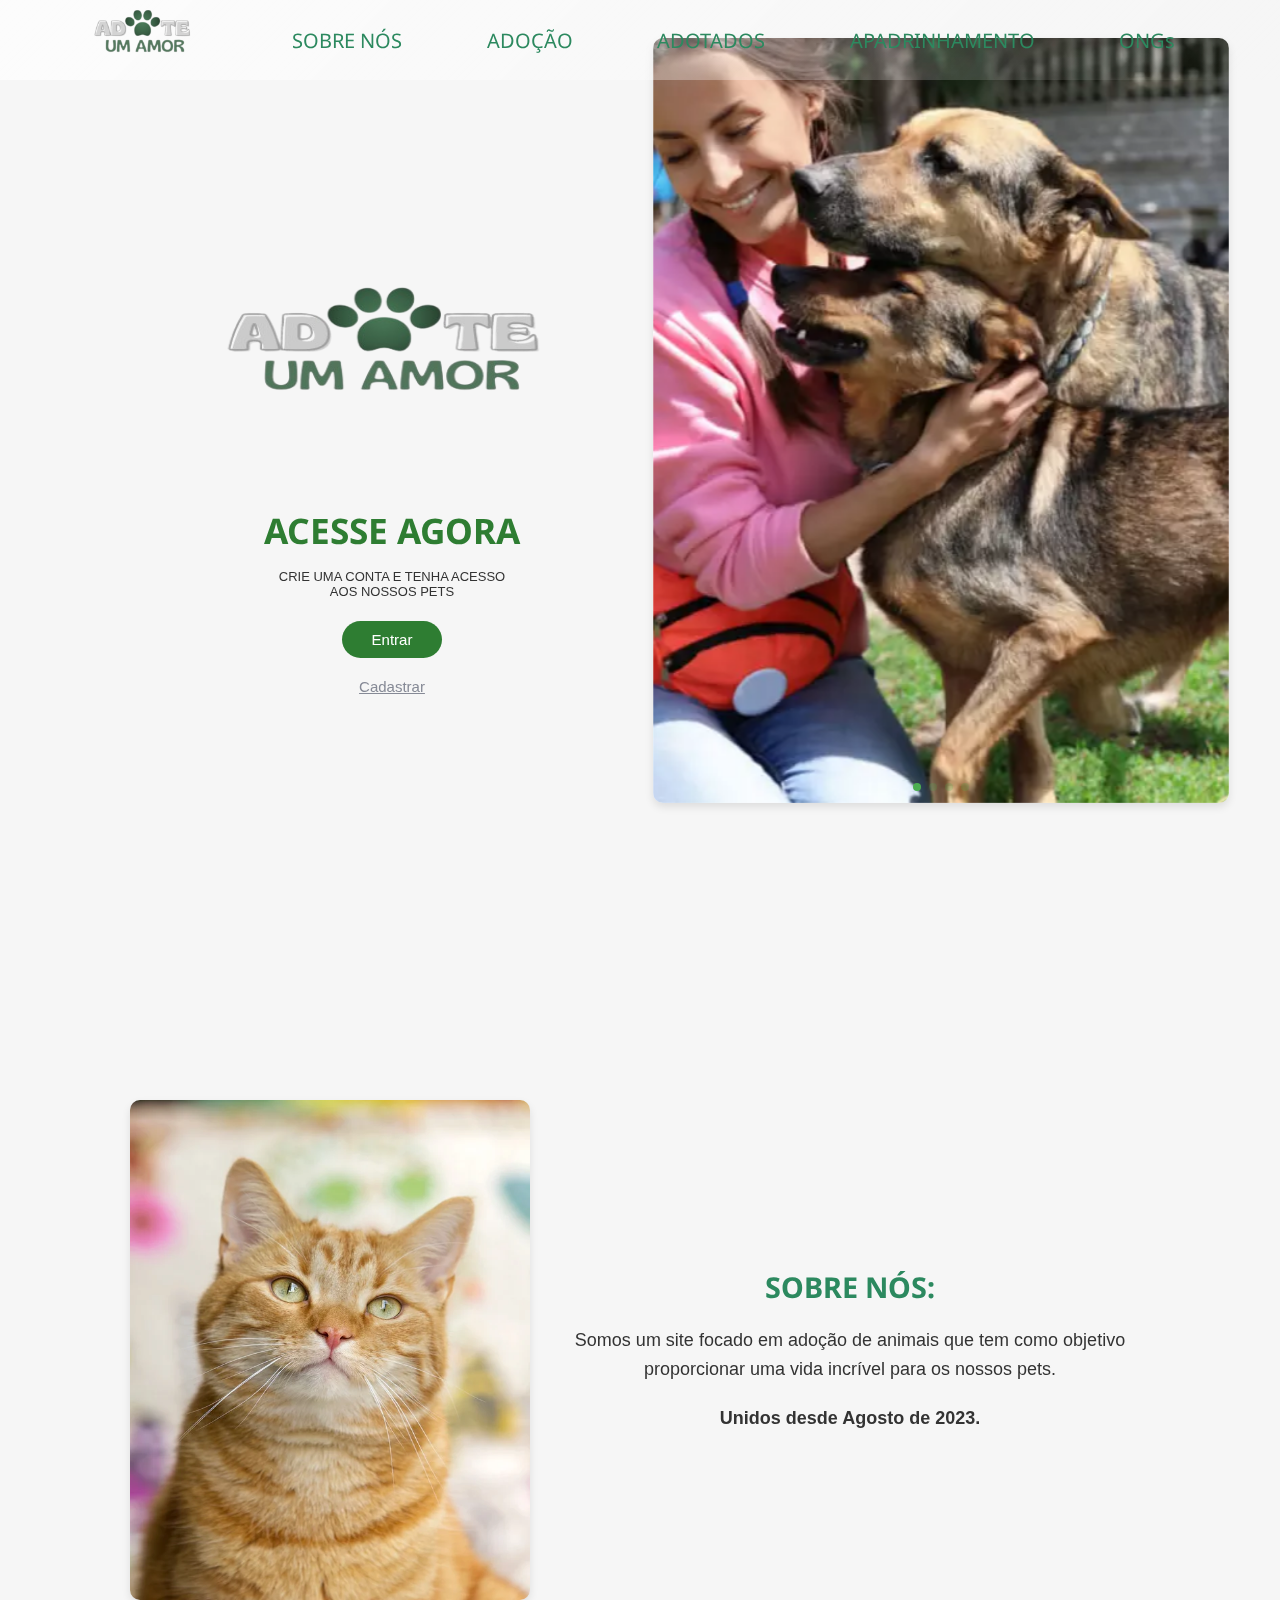
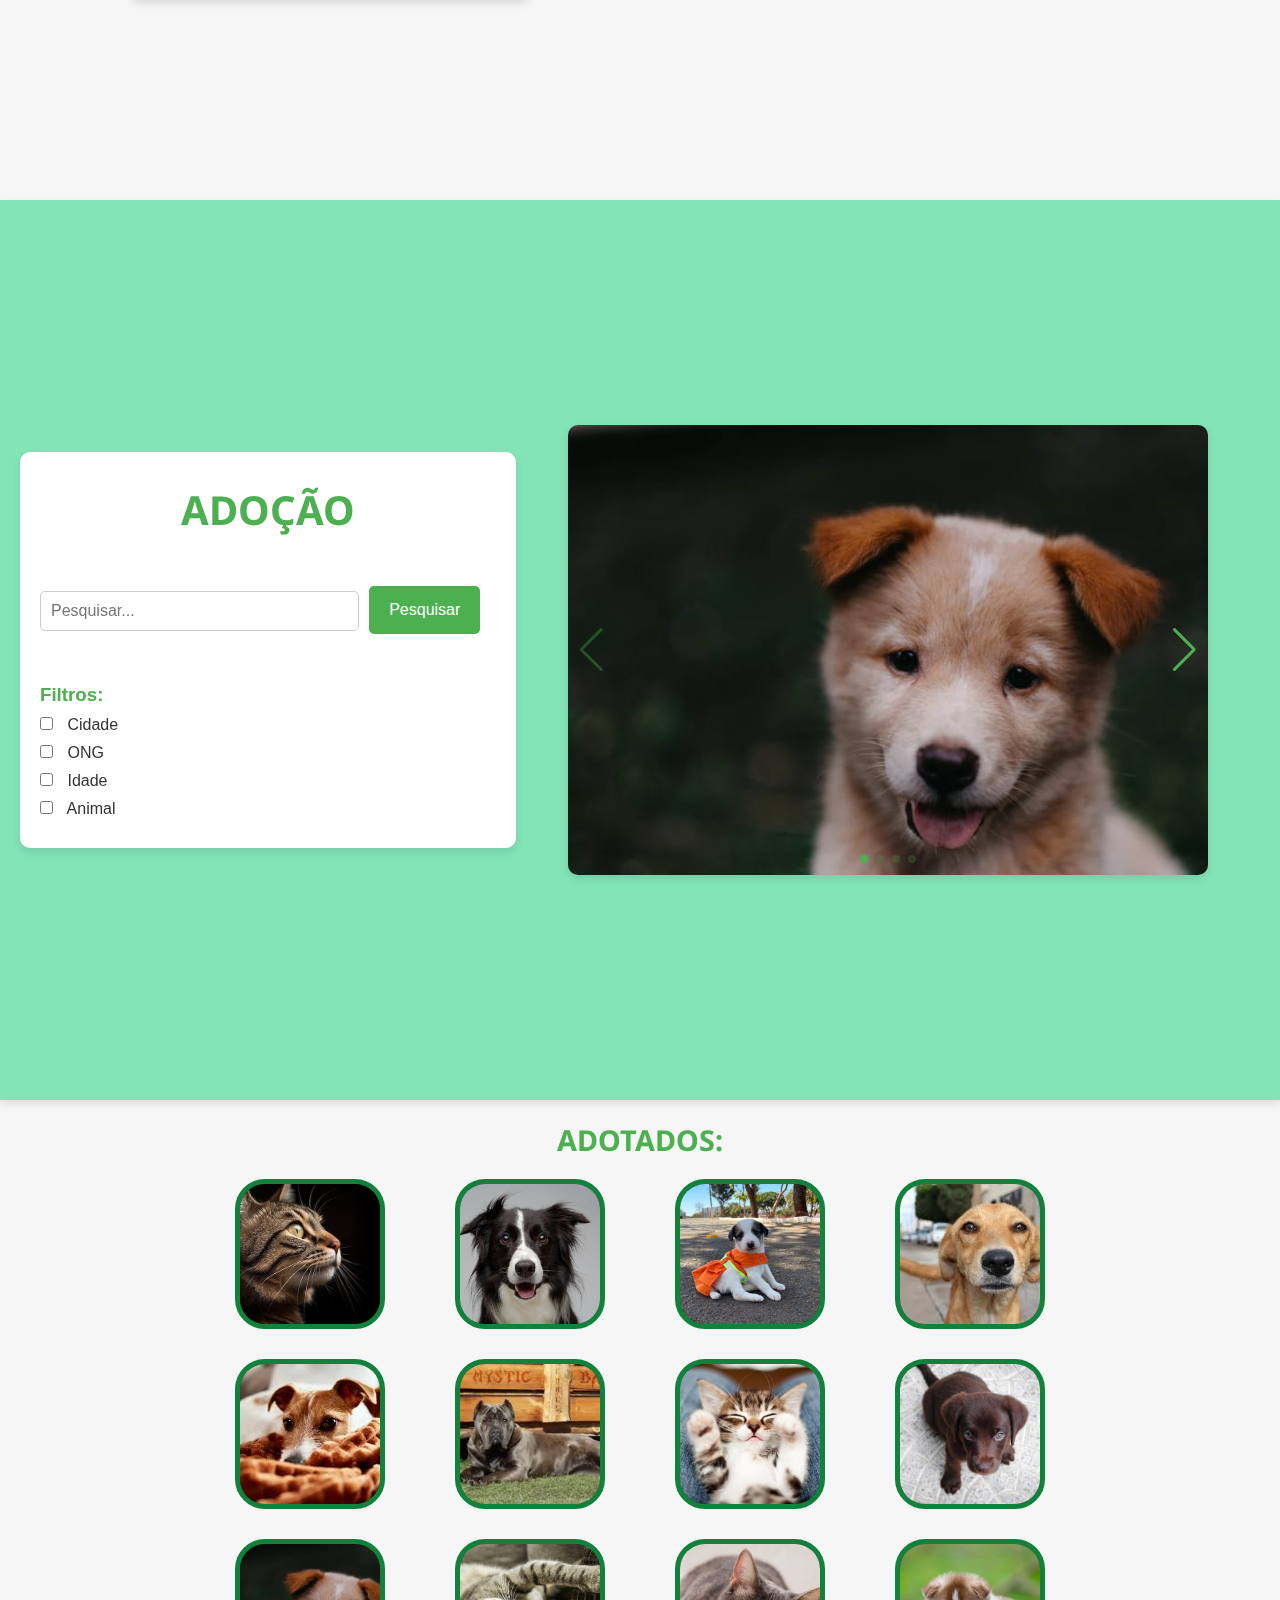
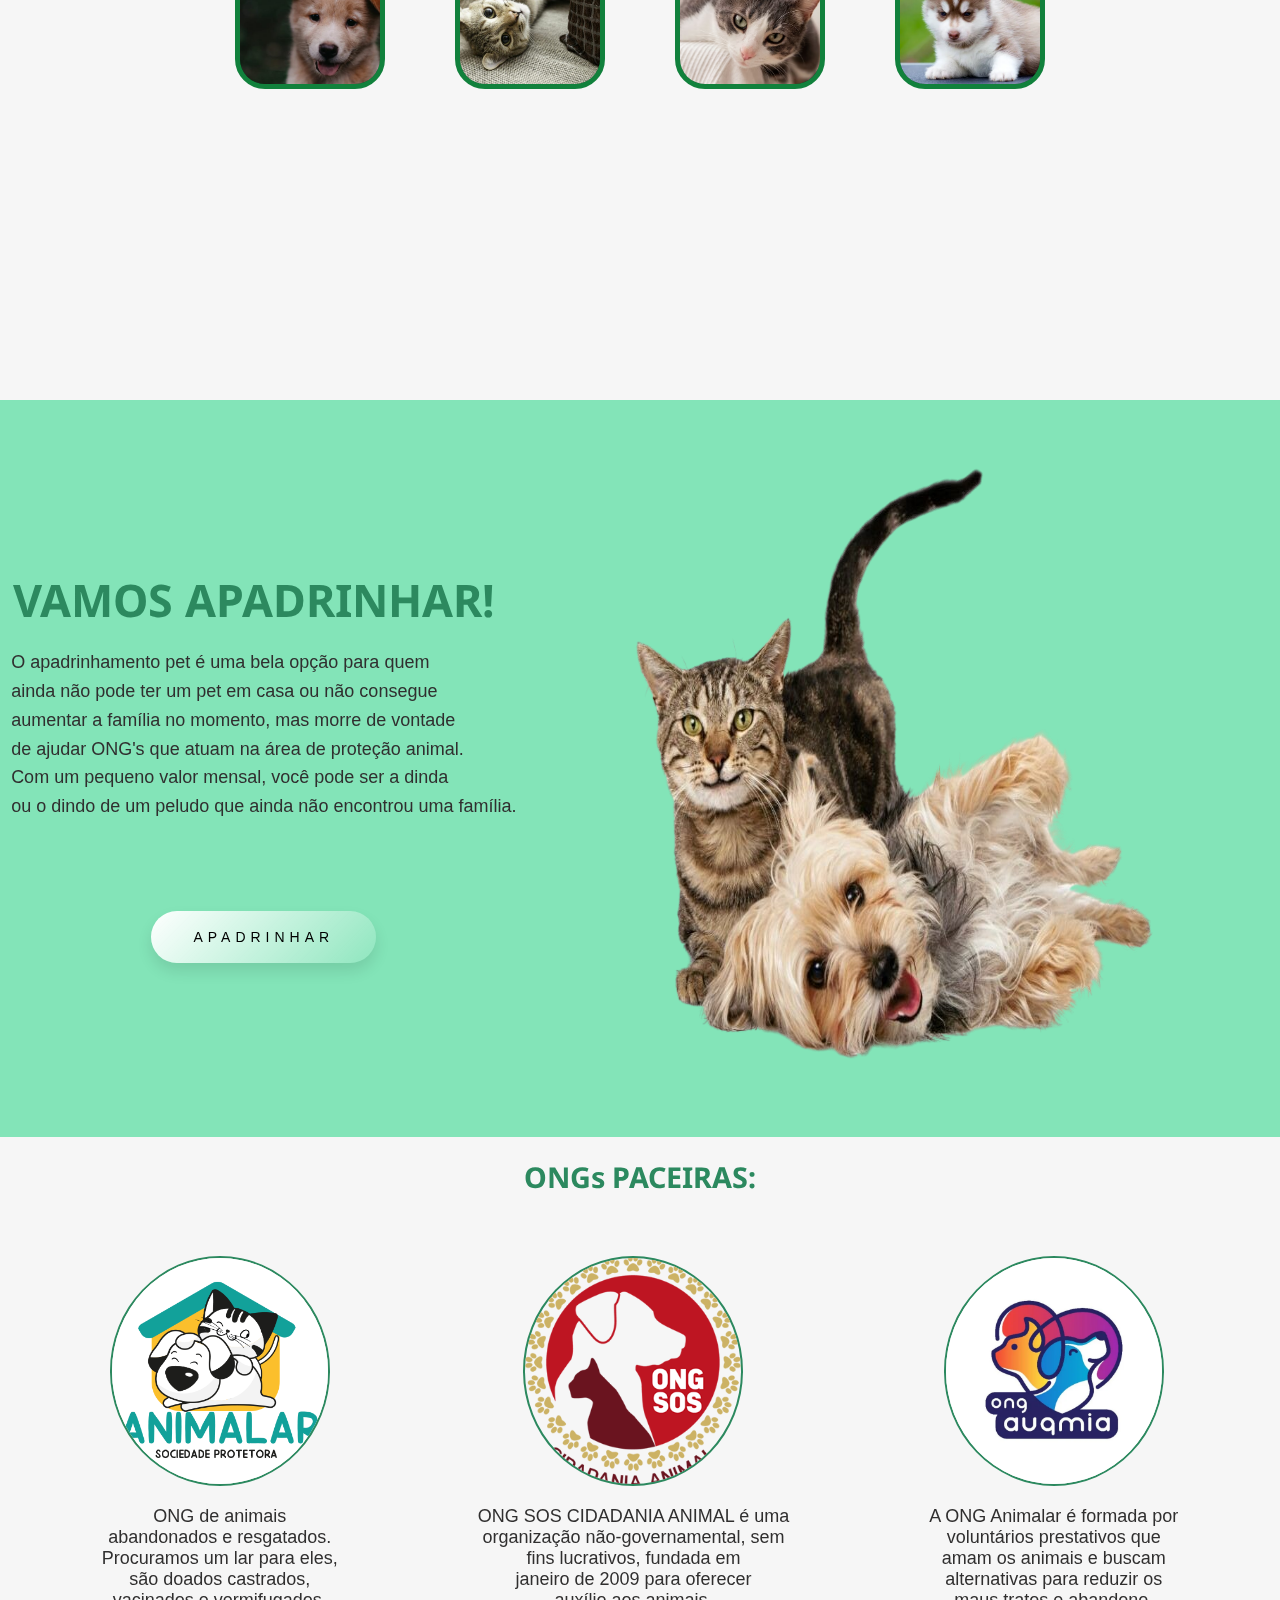
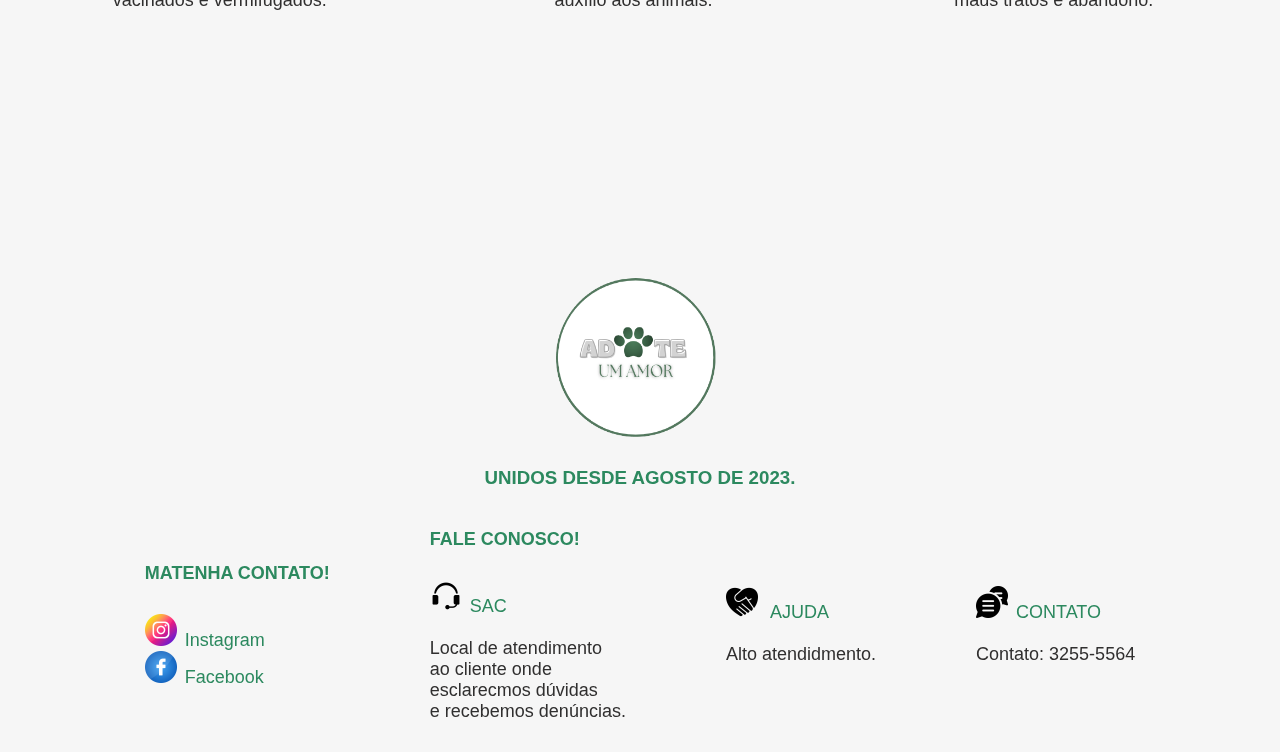
<file: index.html>
<!DOCTYPE html>
<html lang="pt-br">
<head>
    <meta charset="UTF-8">
    <meta http-equiv="X-UA-Compatible" content="IE=edge">
    <meta name="viewport" content="width=device-width, initial-scale=1.0">
    <link rel="stylesheet" href="https://cdn.jsdelivr.net/npm/swiper@11/swiper-bundle.min.css" />
    <link rel="stylesheet" href="https://cdn.jsdelivr.net/npm/bootstrap-icons@1.10.4/font/bootstrap-icons.css">
    <link rel="shortcut icon" type="image/jpg" href="img/pata-de-cachorro.png"/>
    <title>Adote Um Amor</title>
    <link rel="stylesheet" href="style.css">
    <style></style>
</head>
<body>

    <header id="header"> <!---->
        <div class="container"> <!-- Aq é a parte onde se inicia o corpo principal do nosso menu -->

            <div class="flex"> <!-- Aq é a parte onde se encontra todos os itens do menu -->

                <div class="logo"><img src="img/Cópia_de_Cópia_de_ADOTE_UM_AMOR-removebg-preview.ico" ></div> <!-- Aq é a parte da nossa logo -->

                <nav> <!-- Aq é a parte da navegação do menu onde fica TDS os itens do menu -->
                    <ul>
                        <li><a href="#" onclick="scrollToSection(event, 'tela-sobrenos')">SOBRE NÓS</a></li>
                        <li><a href="#" onclick="scrollToSection(event, 'tela-adoçao')">ADOÇÃO</a></li>
                        <li><a href="#" onclick="scrollToSection(event, 'tela-adotados')">ADOTADOS</a></li>
                        <li><a href="#" onclick="scrollToSection(event, 'apadrinhamento')">APADRINHAMENTO</a></li>
                        <li><a href="#" onclick="scrollToSection(event, 'tela-ongs')">ONGs</a></li>
                        
                        
                    </ul>
                </nav><!--Fim da TAG nav-->

                

            </div><!--Fim da TAG flex-->

        </div><!--Fim da TAG container-->
    </header><!--Fim da TAG header-->

    <section id="tela" class="flex-tela"><!--Aq é o início da tela de login a nossa primeira tela-->
        <div class="text-container-login"><!--Aq é onde está toda a estrutura da tela-->
            <img class="img-logo-login" src="img/Cópia_de_Cópia_de_ADOTE_UM_AMOR-removebg-preview.png" alt="">

            <h2>ACESSE AGORA</h2>

                <p>CRIE UMA CONTA E TENHA ACESSO <br>
                    AOS NOSSOS PETS </p>
                   
            

            <a href="login.html"><button class="btn-entrar">Entrar</button></a><br>

            <a href="login.html">Cadastrar</a>
            

        </div>
        

        <div class="carrosel-inical">
            <div class="swiper mySwiper">
                        <div class="swiper-wrapper">
                        <div class="swiper-slide"><img src="img/375562427-protecao-animal.webp" alt=""></div>
                        <div class="swiper-slide"><img src="img/Adocao-de-animais-adote-seu-amigo-na-Central-Pet.jpg" alt="" ></div>
                        <div class="swiper-slide"><img src="img/adocao_pets_debea-209.jpg" alt=""></div>
                        <div class="swiper-slide"><img src="img/plaza-petfrendly-5.jpeg" alt=""></div>
                        </div>
                        <div class="swiper-pagination"></div>
            </div>
        </div>

    </section><!--Fim da seção da primeira tela-->
   

    <section id="tela-sobrenos" class="flex-container"><!--Início da seção da tela 3-->

        <div class="contenttela2"><!--Aq é a parte onde se encontra toda a estrutura da tela-->
            <img class="imgsobre1" src="img/tela2sobrenos.webp" alt="Imagem de um gato" height="500px" width="400px"><!--Aq é a imagem do lado esquerdo da tela-->
            
            <div class="text-containertela2"><!--Aq é a parte de fica a estrutura dos textos que se encontram na tela-->
                <div class="sobre"><h2>SOBRE NÓS:</h2></div>
                <p>Somos um site focado em adoção de animais que tem como objetivo proporcionar uma vida incrível para os nossos pets.</p>
                <p class="subtitle">Unidos desde Agosto de 2023.</p>
            </div><!--Fim da TAG text-containertela2-->
            
            
        </div><!--Fim da TAG onde se encontra a estrutura-->
        
    </section><!--Fim da seção da tela 3-->

    <section id="tela-adoçao" class="carousel-section">
        <div class="section-content">
          <h1 class="section-title">ADOÇÃO</h1>
          <div class="search-filters">
            <div class="search-bar">
              <input type="text" placeholder="Pesquisar..." />
              <a href="adocao.html"><button class="btn-pesquisar">Pesquisar</button></a>
            </div>
            <div class="filters">
              <h3>Filtros:</h3>
              <label><input type="checkbox"> Cidade</label>
              <label><input type="checkbox"> ONG</label>
              <label><input type="checkbox"> Idade</label>
              <label><input type="checkbox"> Animal</label>
            </div>
          </div>
        </div>
        <div class="swiper mySwiper">
          <div class="swiper-wrapper">
            <div class="swiper-slide"><img src="img/pet3.jpg" alt=""></div>
            <div class="swiper-slide"><img src="img/pet5.jpg" alt="" ></div>
            <div class="swiper-slide"><img src="img/carros2.avif" alt=""></div>
            <div class="swiper-slide"><img src="img/carros4.jpeg" alt=""></div>
          </div>
          <div class="swiper-button-next"></div>
          <div class="swiper-button-prev"></div>
          <div class="swiper-pagination"></div>
        </div>
      </section>

    <section id="tela-adotados" class="flex-container-tela2">
        <div class="text-container-tela2">
            <h2>ADOTADOS:</h2>
        </div>

        <div class="cards-container">
            <div class="card">
                <div class="card-inner">
                    <div class="card-front">
                        <img src="img/flip1.jfif" alt="Front Image 1">
                    </div>
                    <div class="card-back">
                        <p><span>Nome:</span> Tico<br><span>Idade:</span> 1 ano<br><span>ONG:</span> Minha CS</p>
                    </div>
                </div>
            </div>
            <div class="card">
                <div class="card-inner">
                    <div class="card-front">
                        <img src="img/flip2.jfif" alt="Front Image 2">
                    </div>
                    <div class="card-back">
                        <p><span>Nome:</span> Tico<br><span>Idade:</span> 1 ano<br><span>ONG:</span> Minha CS</p>
                    </div>
                </div>
            </div>
            <div class="card">
                <div class="card-inner">
                    <div class="card-front">
                        <img src="img/flip3.jfif" alt="Front Image 3">
                    </div>
                    <div class="card-back">
                        <p><span>Nome:</span> Tico<br><span>Idade:</span> 1 ano<br><span>ONG:</span> Minha CS</p>
                    </div>
                </div>
            </div>
            <div class="card">
                <div class="card-inner">
                    <div class="card-front">
                        <img src="img/pet4 (1).jfif" alt="Front Image 4">
                    </div>
                    <div class="card-back">
                        <p><span>Nome:</span> Tico<br><span>Idade:</span> 1 ano<br><span>ONG:</span> Minha CS</p>
                    </div>
                </div>
            </div>
            <div class="card">
                <div class="card-inner">
                    <div class="card-front">
                        <img src="img/pet4 (2).jfif" alt="Front Image 5">
                    </div>
                    <div class="card-back">
                        <p><span>Nome:</span> Tico<br><span>Idade:</span> 1 ano<br><span>ONG:</span> Minha CS</p>
                    </div>
                </div>
            </div>
            <div class="card">
                <div class="card-inner">
                    <div class="card-front">
                        <img src="img/pet4 (3).jfif" alt="Front Image 6">
                    </div>
                    <div class="card-back">
                        <p><span>Nome:</span> Tico<br><span>Idade:</span> 1 ano<br><span>ONG:</span> Minha CS</p>
                    </div>
                </div>
            </div>
            <div class="card">
                <div class="card-inner">
                    <div class="card-front">
                        <img src="img/pet1.jpg" alt="Front Image 7">
                    </div>
                    <div class="card-back">
                        <p><span>Nome:</span> Tico<br><span>Idade:</span> 1 ano<br><span>ONG:</span> Minha CS</p>
                    </div>
                </div>
            </div>
            <div class="card">
                <div class="card-inner">
                    <div class="card-front">
                        <img src="img/pet2.jpg" alt="Front Image 8">
                    </div>
                    <div class="card-back">
                        <p><span>Nome:</span> Tico<br><span>Idade:</span> 1 ano<br><span>ONG:</span> Minha CS</p>
                    </div>
                </div>
            </div>
            <div class="card">
                <div class="card-inner">
                    <div class="card-front">
                        <img src="img/pet3.jpg" alt="Front Image 9">
                    </div>
                    <div class="card-back">
                        <p><span>Nome:</span> Tico<br><span>Idade:</span> 1 ano<br><span>ONG:</span> Minha CS</p>
                    </div>
                </div>
            </div>
            <div class="card">
                <div class="card-inner">
                    <div class="card-front">
                        <img src="img/carros1.jpeg" alt="Front Image 10">
                    </div>
                    <div class="card-back">
                        <p><span>Nome:</span> Tico<br><span>Idade:</span> 1 ano<br><span>ONG:</span> Minha CS</p>
                    </div>
                </div>
            </div>
            <div class="card">
                <div class="card-inner">
                    <div class="card-front">
                        <img src="img/carros2.avif" alt="Front Image 11">
                    </div>
                    <div class="card-back">
                        <p><span>Nome:</span> Tico<br><span>Idade:</span> 1 ano<br><span>ONG:</span> Minha CS</p>
                    </div>
                </div>
            </div>
            <div class="card">
                <div class="card-inner">
                    <div class="card-front">
                        <img src="img/pet5.jpg" alt="Front Image 12">
                    </div>
                    <div class="card-back">
                        <p><span>Nome:</span> Tico<br><span>Idade:</span> 1 ano<br><span>ONG:</span> Minha CS</p>
                    </div>
                </div>
            </div>
        </div>
    </section>
    

    <section class="adocao">
        
    </section>

    
    <section id="apadrinhamento" class="flex-container-tela4">
        
        <div class="text-container-tela4-titulo">
        

            <div class="flex-tela4">

                <h2>VAMOS  APADRINHAR!</h2><br>

                <div class="text-container-tela4-texto">

                    <p>
                    O apadrinhamento pet é uma bela opção para quem<br> 
                ainda não pode ter um pet em casa ou não consegue<br> 
                aumentar a família no momento, mas morre de vontade <br> 
                de ajudar ONG's que atuam na área de proteção animal.<br> 
                Com um pequeno valor mensal, você pode ser a dinda<br> 
                ou o dindo de um peludo que ainda não encontrou uma família.
                    </p>
                

            </div>
            <a href="apadrinhar.html"><button id="btn-apadrinhar">Apadrinhar</button></a>

        </div>
        <div class="img-container-tela4">

            <img src="img/img-apadrinhar-removebg.png" alt="">
        </div>

        

    </section>

    <section id="tela-ongs" class="ongs">
        <h1>ONGs PACEIRAS:</h1>
        <div class="elementos-dentro">
            <div class="ongs-dentro">
                <img src="img/ongs1.png" alt="">
                <p>
                     ONG de animais <br> 
                     abandonados e resgatados. <br> 
                     Procuramos um lar para eles,<br>
                     são doados castrados,<br>
                      vacinados e vermifugados.

                </p>
            </div>
            <div class="ongs-dentro">
                <img src="img/ongs2.png" alt="">
                <p>
                     ONG SOS CIDADANIA ANIMAL é uma <br>
                     organização não-governamental, sem <br>
                     fins lucrativos, fundada em <br>
                     janeiro de 2009 para oferecer <br>
                     auxílio aos animais.
                </p>
            </div>
            <div class="ongs-dentro">
                <img src="img/ongs3.webp" alt="">
                <p>
                     A ONG Animalar é formada por <br>
                     voluntários prestativos que <br>
                     amam os animais e buscam<br>
                     alternativas para reduzir os <br>
                     maus tratos e abandono.

                </p>
            </div>
        </div>
    </section>
    
    <section class="tela-fim">
        <img id="logo1" src="img/Mask group.png">

        <h3>UNIDOS DESDE AGOSTO DE 2023. </h3>

        <div class="elementos-texto">

            <div class="elementos-texto-dentro" >
                <h4>MATENHA CONTATO!</h4>

                <a href=""><img src="img/instagram.png" alt="">Instagram</a>
                <a href=""><img src="img/facebook.png" alt="">Facebook</a>
                
            </div>
            <div class="elementos-texto-dentro">
                <h4>FALE CONOSCO!</h4>
                <a href=""><img src="img/fone-de-ouvido (2).png" alt="" >SAC</a><br>
                
                <p >Local de atendimento <br>
                    ao cliente onde<br>
                    esclarecmos dúvidas <br>
                    e recebemos denúncias.
                    </p>
            </div>
            <div class="elementos-texto-dentro">
                <a href=""><img src="img/aperto-de-mao.png" alt=""> AJUDA</a><br>
                <P>Alto atendidmento.</p>
            </div>
            <div class="elementos-texto-dentro">
                <a href=""> <img src="img/balao-de-pensamento.png" alt="">CONTATO</a><br>
               
                <P>Contato: 3255-5564</P>
            </div>


        </div>


    </section>

   
  <script src="app.js"></script>
  <script src="https://cdn.jsdelivr.net/npm/swiper@11/swiper-bundle.min.js"></script>
  <script>
    var swiper = new Swiper(".mySwiper", {
      spaceBetween: 30,
      centeredSlides: true,
      autoplay: {
        delay: 2500,
        disableOnInteraction: false,
      },
      pagination: {
        el: ".swiper-pagination",
        clickable: true,
      },
      navigation: {
        nextEl: ".swiper-button-next",
        prevEl: ".swiper-button-prev",
      },
    });
  </script>
</body>
</html>
</file>
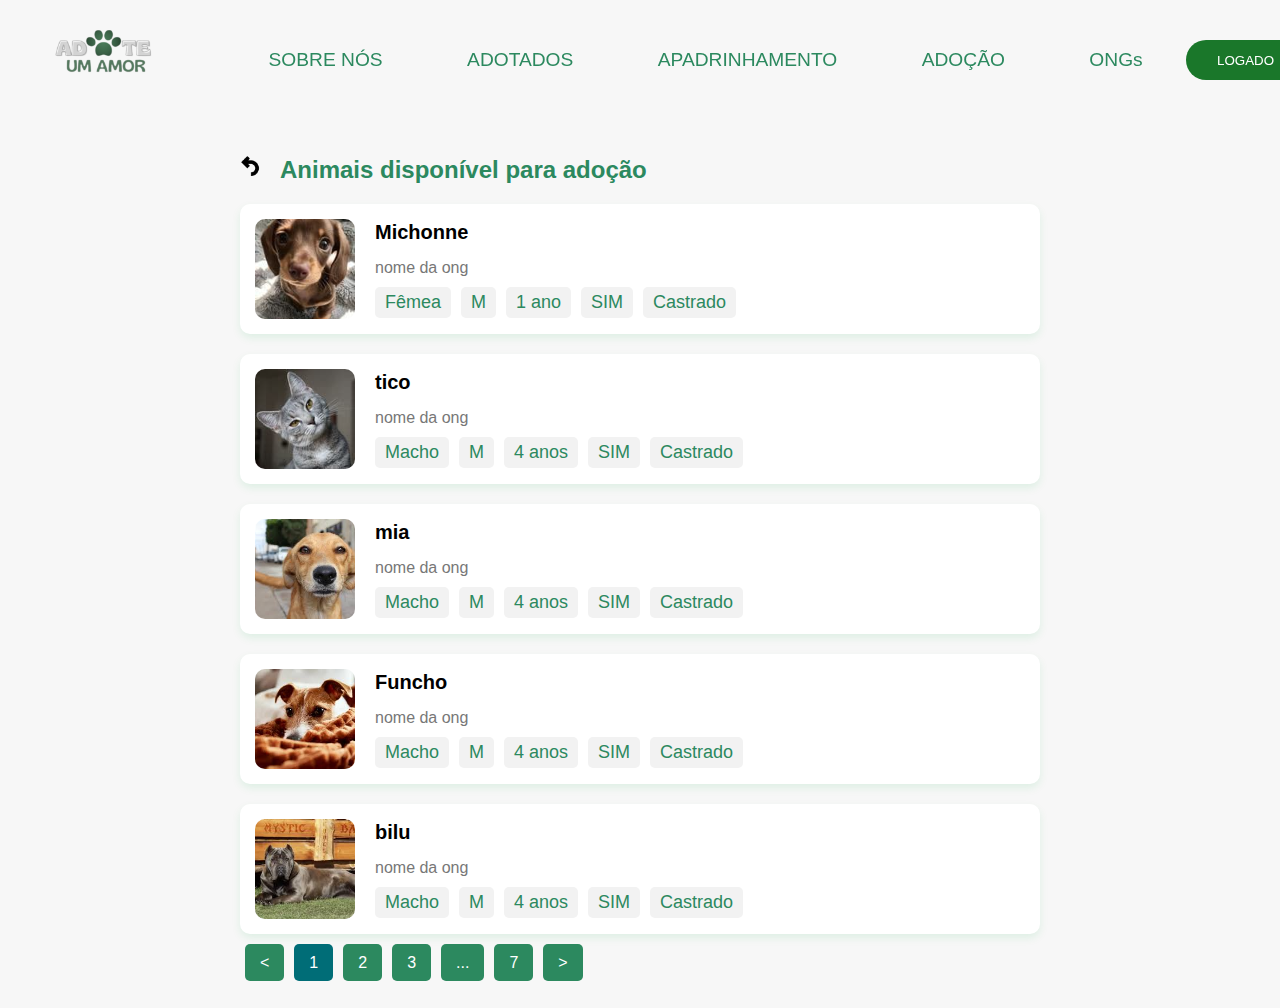
<file: adocao-login.html>
<!DOCTYPE html>
<html lang="pt-br">
<head>
    <meta charset="UTF-8">
    <meta name="viewport" content="width=device-width, initial-scale=1.0">
    <link rel="shortcut icon" type="image/jpg" href="img/pata-de-cachorro.png"/>
    <title>Adote Um Amor</title>
    <link rel="stylesheet" href="stlyle-pesq-adt.css">
</head>
<body>
  <header id="header"> <!---->
    <div class="container"> <!-- Aq é a parte onde se inicia o corpo principal do nosso menu -->

        <div class="flex"> <!-- Aq é a parte onde se encontra todos os itens do menu -->

            <div class="logo"><img src="img/Cópia_de_Cópia_de_ADOTE_UM_AMOR-removebg-preview.ico" ></div> <!-- Aq é a parte da nossa logo -->

            <nav> <!-- Aq é a parte da navegação do menu onde fica TDS os itens do menu -->
                <ul>
                    <li><a href="index-com-login.html#tela-sobrenos">SOBRE NÓS</a></li>
                    <li><a href="index-com-login.html#tela-adotados" >ADOTADOS</a></li>
                    <li><a href="index-com-login.html#apadrinhamento">APADRINHAMENTO</a></li>
                    <li><a href="index-com-login.html#tela-adoçao">ADOÇÃO</a></li>
                    <li><a href="index-com-login.html#tela-ongs">ONGs</a></li>
                    
                    
                </ul>
            </nav><!--Fim da TAG nav-->

            <div class="btn-contato"><!--Aq é o nosso Botão de login do menu-->
                <a href="#"><button>LOGADO</button></a>
            </div><!--Fim da TAG btn-contato-->

        </div><!--Fim da TAG flex-->

    </div>
</header>

    <div class="container-tela-adt">
        <div class="cont">
            <div class="retorno"><a href="index-com-login.html#tela-adoçao"><img src="img/seta-de-retorno-a-esquerda.png" alt="" width="20px" height="20px"></a></div>
        <div class="title">Animais disponível para adoção</div>
        </div>
        
        <a href="chat-ado.html" class="pet-card">
            <div class="pet-image">
                <img src="img/adt1.png" alt="">
            </div>
            <div class="pet-details">
                <div class="pet-nome">Michonne</div>
                <div class="pet-ong">nome da ong</div>
                <div class="pet-info">
                    <div>Fêmea</div>
                    <div>M</div>
                    <div>1 ano</div>
                    <div>SIM</div>
                    <div>Castrado</div>
                </div>
            </div>
        </a>
        <a href="chat-ado.html" class="pet-card">
            <div class="pet-image">
                <img src="img/adt2.png" alt="">
            </div>
            <div class="pet-details">
                <div class="pet-nome">tico</div>
                <div class="pet-ong">nome da ong</div>
                <div class="pet-info">
                    <div>Macho</div>
                    <div>M</div>
                    <div>4 anos</div>
                    <div>SIM</div>
                    <div>Castrado</div>
                </div>
            </div>
        </a>
        <a href="chat-ado.html" class="pet-card">
          <div class="pet-image">
              <img src="img/pet4 (1).jfif" alt="">
          </div>
          <div class="pet-details">
              <div class="pet-nome">mia</div>
              <div class="pet-ong">nome da ong</div>
              <div class="pet-info">
                  <div>Macho</div>
                  <div>M</div>
                  <div>4 anos</div>
                  <div>SIM</div>
                  <div>Castrado</div>
              </div>
          </div>
      </a>
      <a href="chat-ado.html" class="pet-card">
        <div class="pet-image">
            <img src="img/pet4 (2).jfif" alt="">
        </div>
        <div class="pet-details">
            <div class="pet-nome">Funcho</div>
            <div class="pet-ong">nome da ong</div>
            <div class="pet-info">
                <div>Macho</div>
                <div>M</div>
                <div>4 anos</div>
                <div>SIM</div>
                <div>Castrado</div>
            </div>
        </div>
    </a>
    <a href="chat-ado.html" class="pet-card">
        <div class="pet-image">
            <img src="img/pet4 (3).jfif" alt="">
        </div>
        <div class="pet-details">
            <div class="pet-nome">bilu</div>
            <div class="pet-ong">nome da ong</div>
            <div class="pet-info">
                <div>Macho</div>
                <div>M</div>
                <div>4 anos</div>
                <div>SIM</div>
                <div>Castrado</div>
            </div>
        </div>
    </a>

    <ul class="passar-pag">
        <li><a href="#">&lt;</a></li>
        <li class="active"><a href="#">1</a></li>
        <li><a href="#">2</a></li>
        <li><a href="#">3</a></li>
        <li><a href="#">...</a></li>
        <li><a href="#">7</a></li>
        <li><a href="#">&gt;</a></li>
    </ul>
        
</div>
</body>
</html>
</file>
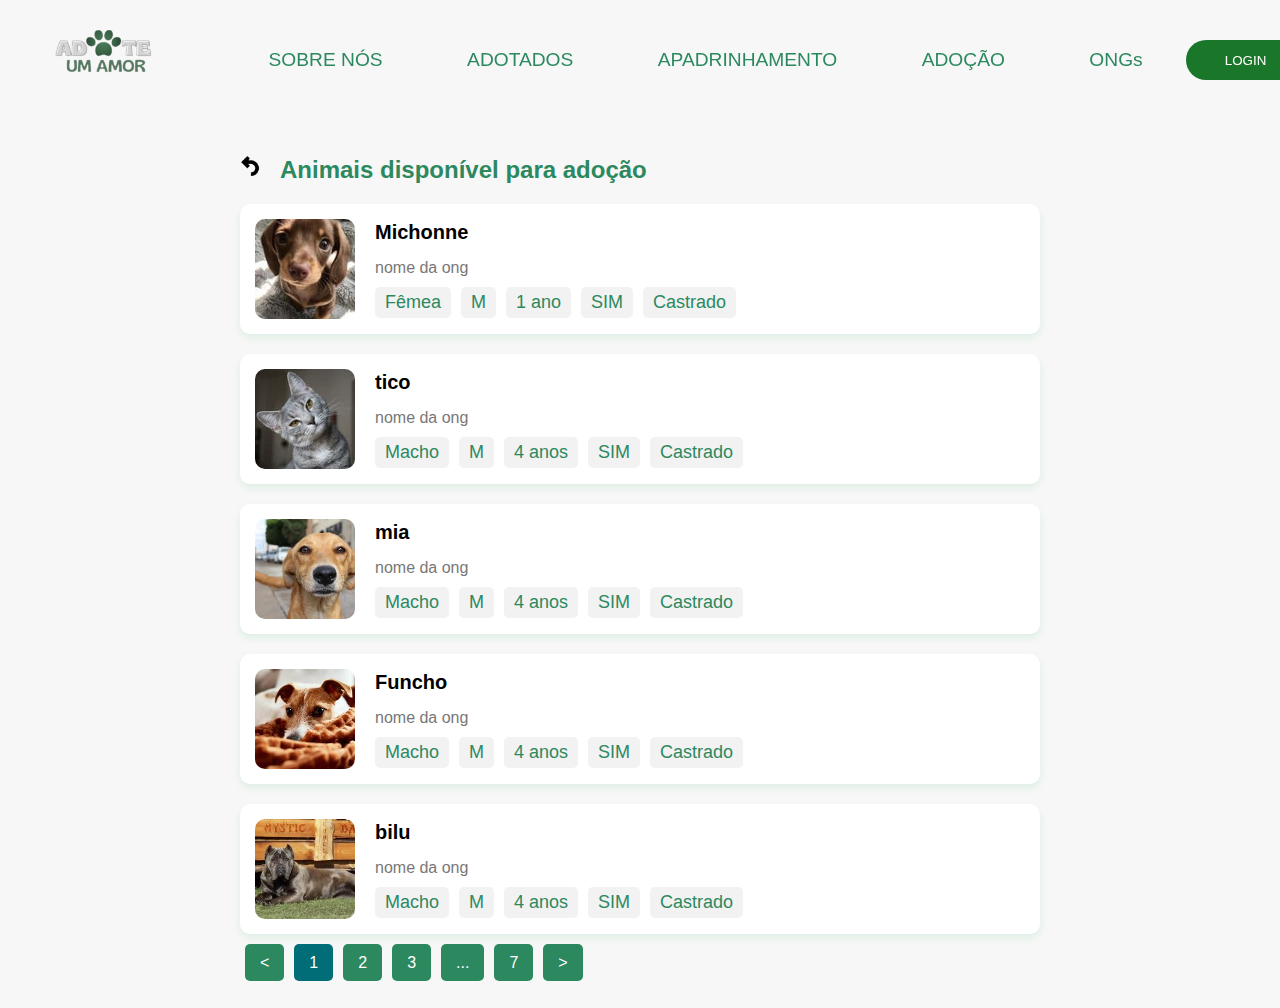
<file: adocao.html>
<!DOCTYPE html>
<html lang="pt-br">
<head>
    <meta charset="UTF-8">
    <meta name="viewport" content="width=device-width, initial-scale=1.0">
    <link rel="shortcut icon" type="image/jpg" href="img/pata-de-cachorro.png"/>
    <title>Adote Um Amor</title>
    <link rel="stylesheet" href="stlyle-pesq-adt.css">
</head>
<body>
  <header id="header"> <!---->
    <div class="container"> <!-- Aq é a parte onde se inicia o corpo principal do nosso menu -->

        <div class="flex"> <!-- Aq é a parte onde se encontra todos os itens do menu -->

            <div class="logo"><img src="img/Cópia_de_Cópia_de_ADOTE_UM_AMOR-removebg-preview.ico" ></div> <!-- Aq é a parte da nossa logo -->

            <nav> <!-- Aq é a parte da navegação do menu onde fica TDS os itens do menu -->
                <ul>
                    <li><a href="index.html#tela-sobrenos">SOBRE NÓS</a></li>
                    <li><a href="index.html#tela-adotados" >ADOTADOS</a></li>
                    <li><a href="index.html#apadrinhamento">APADRINHAMENTO</a></li>
                    <li><a href="index.html#tela-adoçao">ADOÇÃO</a></li>
                    <li><a href="index.html#tela-ongs">ONGs</a></li>
                    
                    
                </ul>
            </nav><!--Fim da TAG nav-->

            <div class="btn-contato"><!--Aq é o nosso Botão de login do menu-->
                <a href="#"><button>LOGIN</button></a>
            </div><!--Fim da TAG btn-contato-->

        </div><!--Fim da TAG flex-->

    </div>
</header>

    <div class="container-tela-adt">
        <div class="cont">
            <div class="retorno"><a href="index.html#tela-adoçao"><img src="img/seta-de-retorno-a-esquerda.png" alt="" width="20px" height="20px"></a></div>
        <div class="title">Animais disponível para adoção</div>
        </div>
        
        <a href="tela-solicitacao.html" class="pet-card">
            <div class="pet-image">
                <img src="img/adt1.png" alt="">
            </div>
            <div class="pet-details">
                <div class="pet-nome">Michonne</div>
                <div class="pet-ong">nome da ong</div>
                <div class="pet-info">
                    <div>Fêmea</div>
                    <div>M</div>
                    <div>1 ano</div>
                    <div>SIM</div>
                    <div>Castrado</div>
                </div>
            </div>
        </a>
        <a href="tela-solicitacao.html" class="pet-card">
            <div class="pet-image">
                <img src="img/adt2.png" alt="">
            </div>
            <div class="pet-details">
                <div class="pet-nome">tico</div>
                <div class="pet-ong">nome da ong</div>
                <div class="pet-info">
                    <div>Macho</div>
                    <div>M</div>
                    <div>4 anos</div>
                    <div>SIM</div>
                    <div>Castrado</div>
                </div>
            </div>
        </a>
        <a href="tela-solicitacao.html" class="pet-card">
          <div class="pet-image">
              <img src="img/pet4 (1).jfif" alt="">
          </div>
          <div class="pet-details">
              <div class="pet-nome">mia</div>
              <div class="pet-ong">nome da ong</div>
              <div class="pet-info">
                  <div>Macho</div>
                  <div>M</div>
                  <div>4 anos</div>
                  <div>SIM</div>
                  <div>Castrado</div>
              </div>
          </div>
      </a>
      <a href="tela-solicitacao.html" class="pet-card">
        <div class="pet-image">
            <img src="img/pet4 (2).jfif" alt="">
        </div>
        <div class="pet-details">
            <div class="pet-nome">Funcho</div>
            <div class="pet-ong">nome da ong</div>
            <div class="pet-info">
                <div>Macho</div>
                <div>M</div>
                <div>4 anos</div>
                <div>SIM</div>
                <div>Castrado</div>
            </div>
        </div>
    </a>
    <a href="tela-solicitacao.html" class="pet-card">
        <div class="pet-image">
            <img src="img/pet4 (3).jfif" alt="">
        </div>
        <div class="pet-details">
            <div class="pet-nome">bilu</div>
            <div class="pet-ong">nome da ong</div>
            <div class="pet-info">
                <div>Macho</div>
                <div>M</div>
                <div>4 anos</div>
                <div>SIM</div>
                <div>Castrado</div>
            </div>
        </div>
    </a>

    <ul class="passar-pag">
        <li><a href="#">&lt;</a></li>
        <li class="active"><a href="#">1</a></li>
        <li><a href="#">2</a></li>
        <li><a href="#">3</a></li>
        <li><a href="#">...</a></li>
        <li><a href="#">7</a></li>
        <li><a href="#">&gt;</a></li>
    </ul>
        
</div>
</body>
</html>
</file>
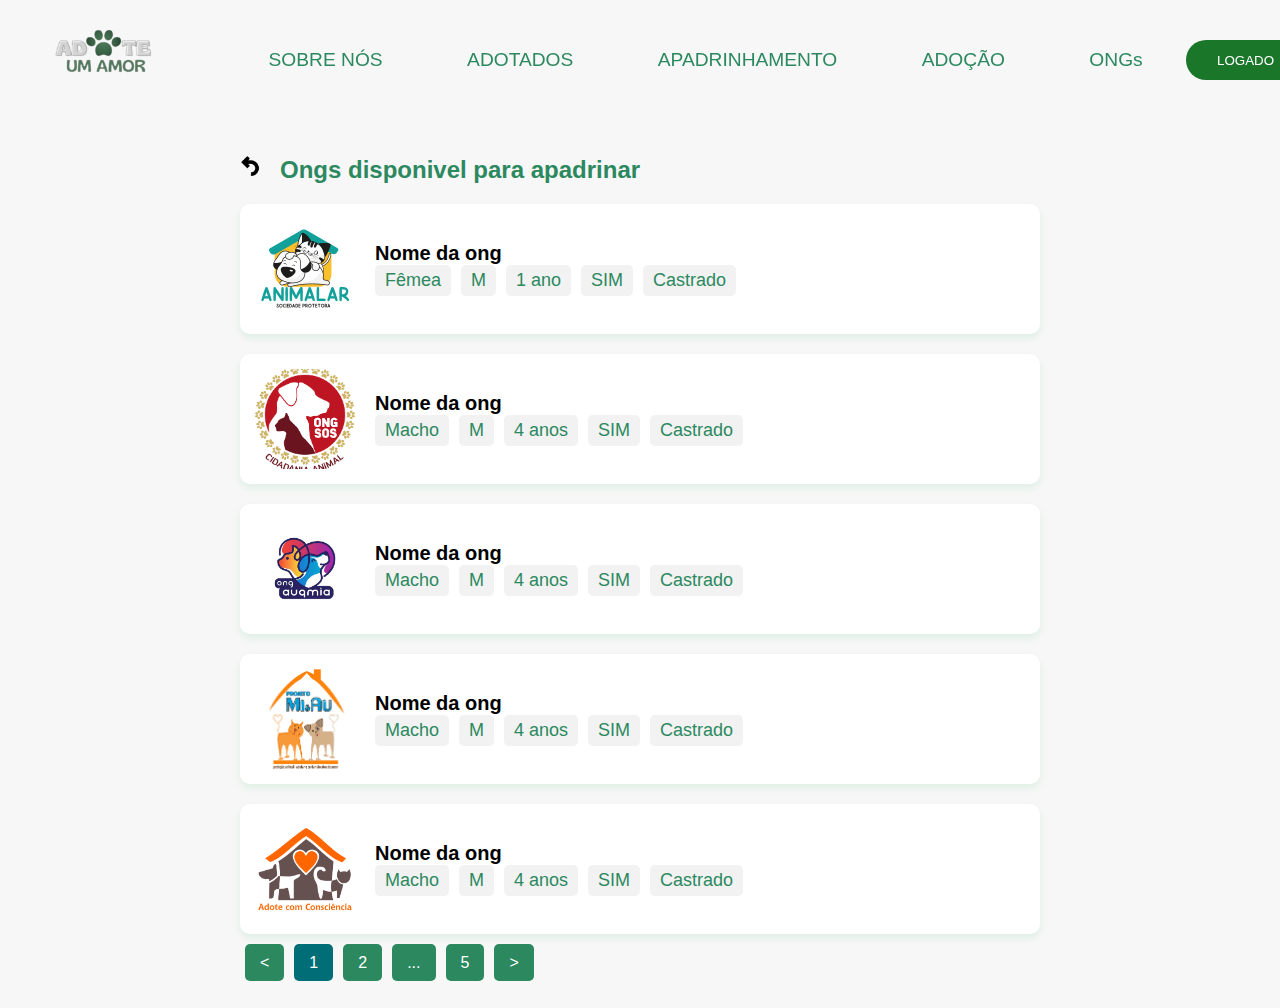
<file: apadrinhar-login.html>
<!DOCTYPE html>
<html lang="pt-br">
<head>
    <meta charset="UTF-8">
    <meta name="viewport" content="width=device-width, initial-scale=1.0">
    <link rel="shortcut icon" type="image/jpg" href="img/pata-de-cachorro.png"/>
    <title>Adote Um Amor</title>
    <link rel="stylesheet" href="stlyle-pesq-adt.css">
</head>
<body>
  <header id="header"> <!---->
    <div class="container"> <!-- Aq é a parte onde se inicia o corpo principal do nosso menu -->

        <div class="flex"> <!-- Aq é a parte onde se encontra todos os itens do menu -->

            <div class="logo"><img src="img/Cópia_de_Cópia_de_ADOTE_UM_AMOR-removebg-preview.ico" ></div> <!-- Aq é a parte da nossa logo -->

            <nav> <!-- Aq é a parte da navegação do menu onde fica TDS os itens do menu -->
                <ul>
                    <li><a href="index.html#tela-sobrenos">SOBRE NÓS</a></li>
                    <li><a href="index.html#tela-adotados" >ADOTADOS</a></li>
                    <li><a href="index.html#apadrinhamento">APADRINHAMENTO</a></li>
                    <li><a href="index.html#tela-adoçao">ADOÇÃO</a></li>
                    <li><a href="index.html#tela-ongs">ONGs</a></li>
                    
                    
                </ul>
            </nav><!--Fim da TAG nav-->

            <div class="btn-contato"><!--Aq é o nosso Botão de login do menu-->
                <a href="#"><button>LOGADO</button></a>
            </div><!--Fim da TAG btn-contato-->

        </div><!--Fim da TAG flex-->

    </div>
</header>

    <div class="container-tela-adt">
        <div class="cont">
            <div class="retorno"><a href="index-com-login.html#apadrinhamento"><img src="img/seta-de-retorno-a-esquerda.png" alt="" width="20px" height="20px"></a></div>
        <div class="title">Ongs disponivel para apadrinar</div>
        </div>
        
        <a href="chat-apad.html" class="pet-card">
            <div class="pet-image">
                <img src="img/ongs1.png" alt="">
            </div>
            <div class="pet-details">
                <div class="pet-nome">Nome da ong</div>
                <div class="pet-info">
                    <div>Fêmea</div>
                    <div>M</div>
                    <div>1 ano</div>
                    <div>SIM</div>
                    <div>Castrado</div>
                </div>
            </div>
        </a>
        <a href="chat-apad.html" class="pet-card">
            <div class="pet-image">
                <img src="img/ongs2.png" alt="">
            </div>
            <div class="pet-details">
                <div class="pet-nome">Nome da ong</div>
                <div class="pet-info">
                    <div>Macho</div>
                    <div>M</div>
                    <div>4 anos</div>
                    <div>SIM</div>
                    <div>Castrado</div>
                </div>
            </div>
        </a>
        <a href="chat-apad.html" class="pet-card">
          <div class="pet-image">
              <img src="img/ongs3.webp" alt="">
          </div>
          <div class="pet-details">
              <div class="pet-nome">Nome da ong</div>
              <div class="pet-info">
                  <div>Macho</div>
                  <div>M</div>
                  <div>4 anos</div>
                  <div>SIM</div>
                  <div>Castrado</div>
              </div>
          </div>
      </a>
      <a href="chat-apad.html" class="pet-card">
        <div class="pet-image">
            <img src="img/ongs4.png" alt="">
        </div>
        <div class="pet-details">
            <div class="pet-nome">Nome da ong</div>
            <div class="pet-info">
                <div>Macho</div>
                <div>M</div>
                <div>4 anos</div>
                <div>SIM</div>
                <div>Castrado</div>
            </div>
        </div>
    </a>
    <a href="chat-apad.html" class="pet-card">
        <div class="pet-image">
            <img src="img/ongs5.png" alt="">
        </div>
        <div class="pet-details">
            <div class="pet-nome">Nome da ong</div>
            <div class="pet-info">
                <div>Macho</div>
                <div>M</div>
                <div>4 anos</div>
                <div>SIM</div>
                <div>Castrado</div>
            </div>
        </div>
    </a>

    <ul class="passar-pag">
        <li><a href="#">&lt;</a></li>
        <li class="active"><a href="#">1</a></li>
        <li><a href="#">2</a></li>
        <li><a href="#">...</a></li>
        <li><a href="#">5</a></li>
        <li><a href="#">&gt;</a></li>
    </ul>
        
</div>
</body>
</html>
</file>
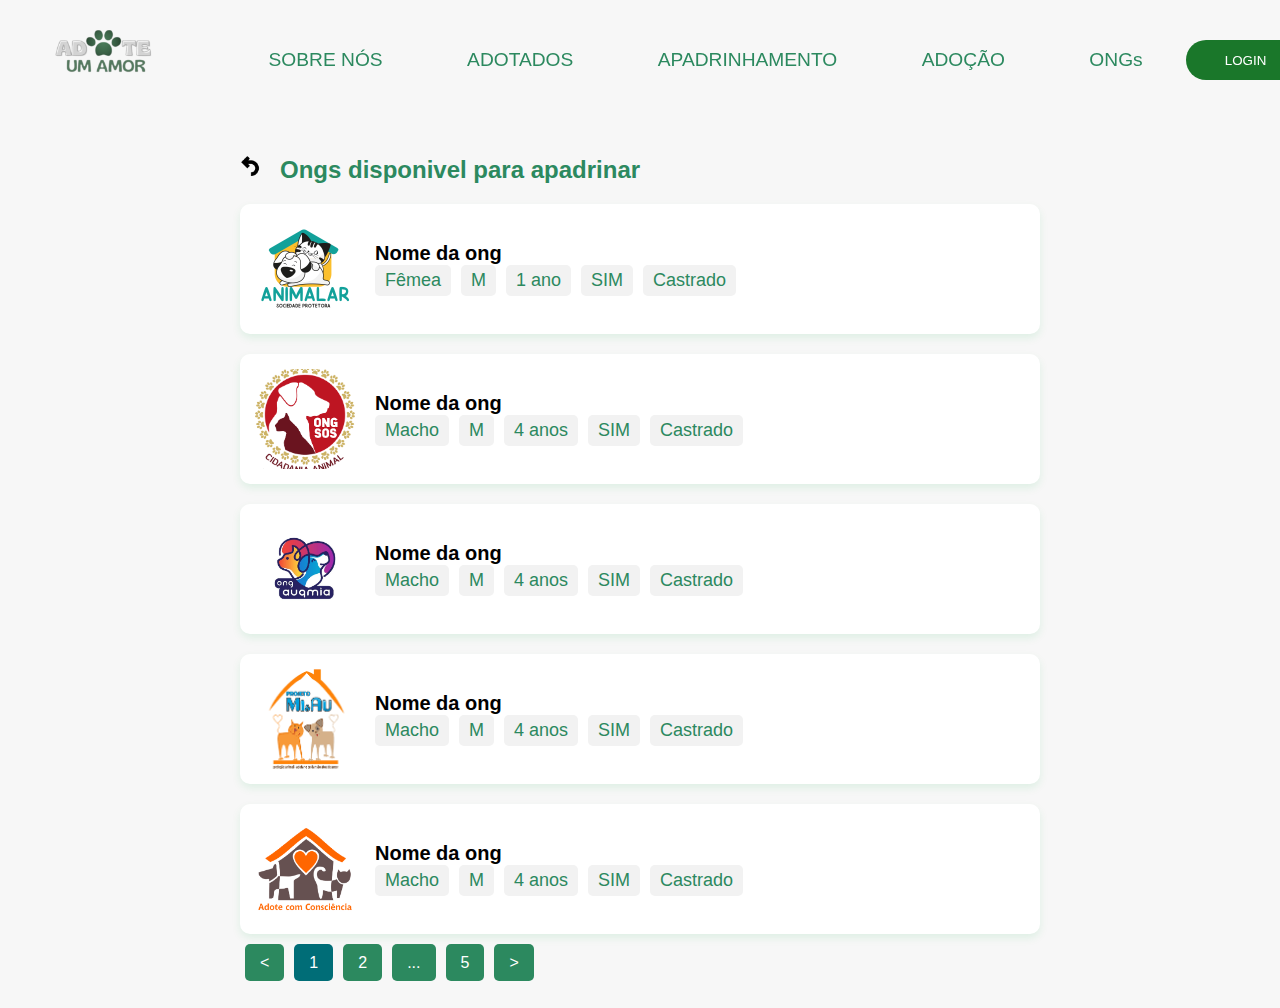
<file: apadrinhar.html>
<!DOCTYPE html>
<html lang="pt-br">
<head>
    <meta charset="UTF-8">
    <meta name="viewport" content="width=device-width, initial-scale=1.0">
    <link rel="shortcut icon" type="image/jpg" href="img/pata-de-cachorro.png"/>
    <title>Adote Um Amor</title>
    <link rel="stylesheet" href="stlyle-pesq-adt.css">
</head>
<body>
  <header id="header"> <!---->
    <div class="container"> <!-- Aq é a parte onde se inicia o corpo principal do nosso menu -->

        <div class="flex"> <!-- Aq é a parte onde se encontra todos os itens do menu -->

            <div class="logo"><img src="img/Cópia_de_Cópia_de_ADOTE_UM_AMOR-removebg-preview.ico" ></div> <!-- Aq é a parte da nossa logo -->

            <nav> <!-- Aq é a parte da navegação do menu onde fica TDS os itens do menu -->
                <ul>
                    <li><a href="index.html#tela-sobrenos">SOBRE NÓS</a></li>
                    <li><a href="index.html#tela-adotados" >ADOTADOS</a></li>
                    <li><a href="index.html#apadrinhamento">APADRINHAMENTO</a></li>
                    <li><a href="index.html#tela-adoçao">ADOÇÃO</a></li>
                    <li><a href="index.html#tela-ongs">ONGs</a></li>
                    
                    
                </ul>
            </nav><!--Fim da TAG nav-->

            <div class="btn-contato"><!--Aq é o nosso Botão de login do menu-->
                <a href="#"><button>LOGIN</button></a>
            </div><!--Fim da TAG btn-contato-->

        </div><!--Fim da TAG flex-->

    </div>
</header>

    <div class="container-tela-adt">
        <div class="cont">
            <div class="retorno"><a href="index.html#apadrinhamento"><img src="img/seta-de-retorno-a-esquerda.png" alt="" width="20px" height="20px"></a></div>
        <div class="title">Ongs disponivel para apadrinar</div>
        </div>
        
        <a href="tela-solicitacao.html" class="pet-card">
            <div class="pet-image">
                <img src="img/ongs1.png" alt="">
            </div>
            <div class="pet-details">
                <div class="pet-nome">Nome da ong</div>
                <div class="pet-info">
                    <div>Fêmea</div>
                    <div>M</div>
                    <div>1 ano</div>
                    <div>SIM</div>
                    <div>Castrado</div>
                </div>
            </div>
        </a>
        <a href="tela-solicitacao.html" class="pet-card">
            <div class="pet-image">
                <img src="img/ongs2.png" alt="">
            </div>
            <div class="pet-details">
                <div class="pet-nome">Nome da ong</div>
                <div class="pet-info">
                    <div>Macho</div>
                    <div>M</div>
                    <div>4 anos</div>
                    <div>SIM</div>
                    <div>Castrado</div>
                </div>
            </div>
        </a>
        <a href="tela-solicitacao.html" class="pet-card">
          <div class="pet-image">
              <img src="img/ongs3.webp" alt="">
          </div>
          <div class="pet-details">
              <div class="pet-nome">Nome da ong</div>
              <div class="pet-info">
                  <div>Macho</div>
                  <div>M</div>
                  <div>4 anos</div>
                  <div>SIM</div>
                  <div>Castrado</div>
              </div>
          </div>
      </a>
      <a href="tela-solicitacao.html" class="pet-card">
        <div class="pet-image">
            <img src="img/ongs4.png" alt="">
        </div>
        <div class="pet-details">
            <div class="pet-nome">Nome da ong</div>
            <div class="pet-info">
                <div>Macho</div>
                <div>M</div>
                <div>4 anos</div>
                <div>SIM</div>
                <div>Castrado</div>
            </div>
        </div>
    </a>
    <a href="tela-solicitacao.html" class="pet-card">
        <div class="pet-image">
            <img src="img/ongs5.png" alt="">
        </div>
        <div class="pet-details">
            <div class="pet-nome">Nome da ong</div>
            <div class="pet-info">
                <div>Macho</div>
                <div>M</div>
                <div>4 anos</div>
                <div>SIM</div>
                <div>Castrado</div>
            </div>
        </div>
    </a>

    <ul class="passar-pag">
        <li><a href="#">&lt;</a></li>
        <li class="active"><a href="#">1</a></li>
        <li><a href="#">2</a></li>
        <li><a href="#">...</a></li>
        <li><a href="#">5</a></li>
        <li><a href="#">&gt;</a></li>
    </ul>
        
</div>
</body>
</html>
</file>
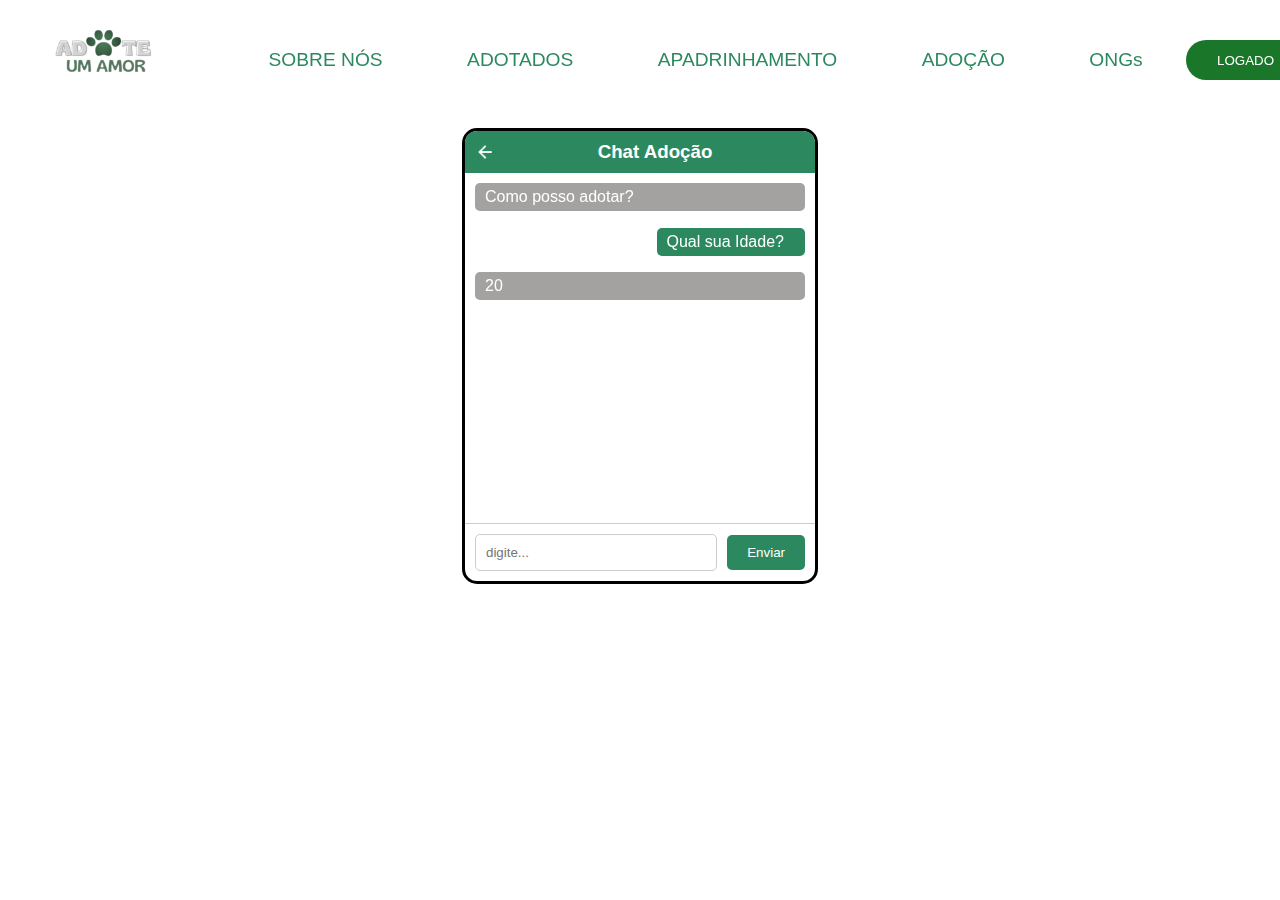
<file: chat-ado.html>
<!DOCTYPE html>
<html lang="pt-br">
<head>
    <meta charset="UTF-8">
    <meta name="viewport" content="width=device-width, initial-scale=1.0">
    <link rel="shortcut icon" type="image/jpg" href="img/pata-de-cachorro.png"/>
    <title>Adote Um Amor</title>
    <link rel="stylesheet" href="style-chat.css">
</head>
<body>
  <header id="header"> <!---->
    <div class="container"> <!-- Aq é a parte onde se inicia o corpo principal do nosso menu -->

        <div class="flex"> <!-- Aq é a parte onde se encontra todos os itens do menu -->

            <div class="logo"><img src="img/Cópia_de_Cópia_de_ADOTE_UM_AMOR-removebg-preview.ico" ></div> <!-- Aq é a parte da nossa logo -->

            <nav> <!-- Aq é a parte da navegação do menu onde fica TDS os itens do menu -->
                <ul>
                    <li><a href="index-com-login.html#tela-sobrenos">SOBRE NÓS</a></li>
                    <li><a href="index-com-login.html#tela-adotados" >ADOTADOS</a></li>
                    <li><a href="index-com-login.html#apadrinhamento">APADRINHAMENTO</a></li>
                    <li><a href="index-com-login.html#tela-adoçao">ADOÇÃO</a></li>
                    <li><a href="index-com-login.html#tela-ongs">ONGs</a></li>
                    
                    
                </ul>
            </nav><!--Fim da TAG nav-->

            <div class="btn-contato"><!--Aq é o nosso Botão de login do menu-->
                <a href="#"><button>LOGADO</button></a>
            </div><!--Fim da TAG btn-contato-->

        </div><!--Fim da TAG flex-->

    </div>
</header>
<div class="chat-container">
    <div class="chat-header">
        <a href="adocao-login.html" class="back-button"><img src="img/arrow_back_24dp_FILL0_wght400_GRAD0_opsz24 (2).png" height="20px" ></a>
        <h3>Chat Adoção</h3>
    </div>
    <div class="chat-body">
        <div class="chat-res1">
            Como posso adotar?
        </div>
        
       
        <div class="chat-res">
           Qual sua Idade?

        </div>
        <div class="chat-res2">
            20
        </div>
       

    </div>
    <div class="chat-footer">
        <input type="text" placeholder="digite...">
        <input type="submit" value="Enviar">
    </div>
</div>
</body>
</html>
</file>
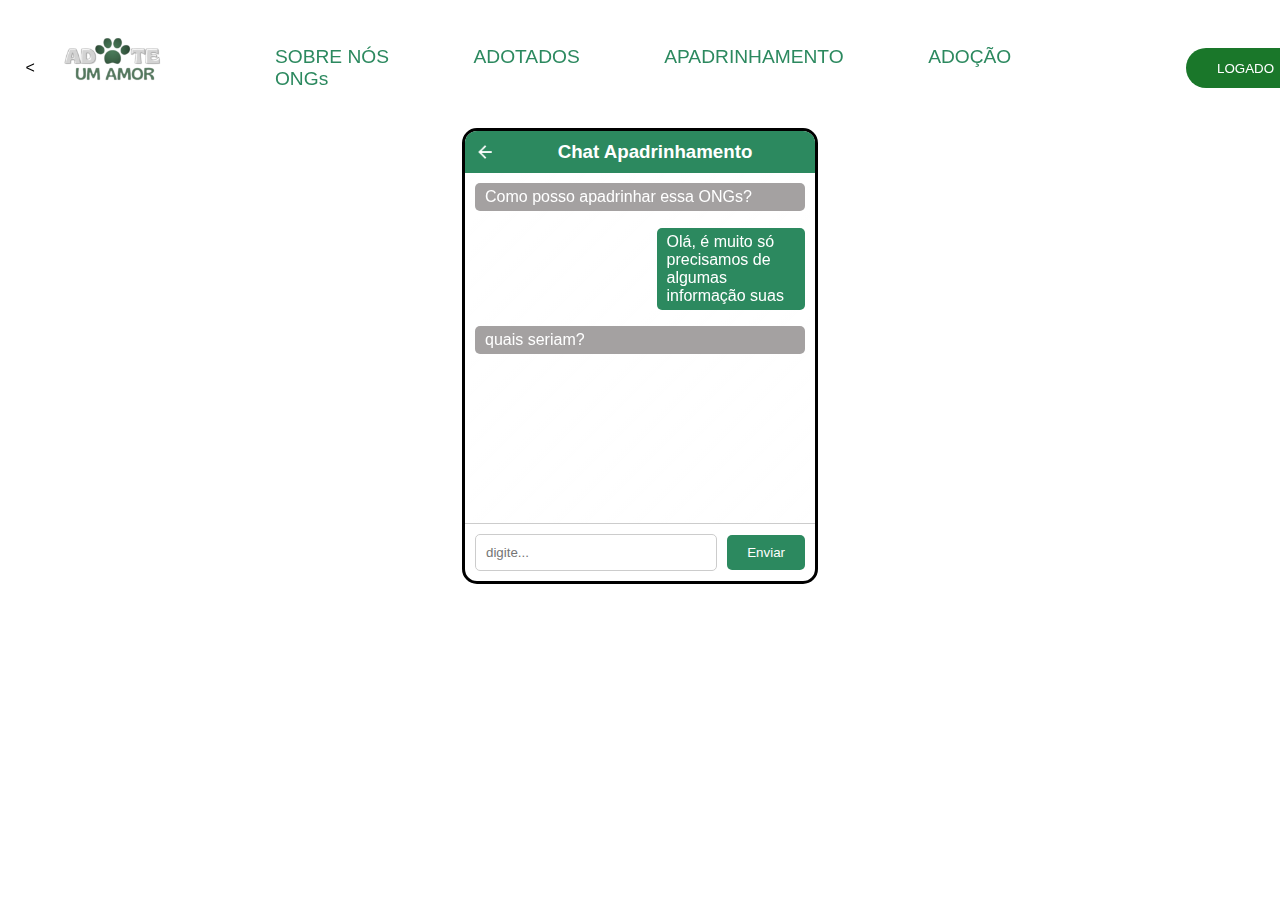
<file: chat-apad.html>
<!DOCTYPE html>
<html lang="pt-br">
<head>
    <meta charset="UTF-8">
    <meta name="viewport" content="width=device-width, initial-scale=1.0">
    <link rel="shortcut icon" type="image/jpg" href="img/pata-de-cachorro.png"/>
    <title>Adote Um Amor</title>
    <link rel="stylesheet" href="style-chat.css">
</head>
<body>
  <header id="header"> <!---->
    <div class="container"> <!-- Aq é a parte onde se inicia o corpo principal do nosso menu -->

        <div class="flex"> <!-- Aq é a parte onde se encontra todos os itens do menu -->

            <<div class="logo"><img src="img/Cópia_de_Cópia_de_ADOTE_UM_AMOR-removebg-preview.ico" ></div> <!-- Aq é a parte da nossa logo -->

            <nav> <!-- Aq é a parte da navegação do menu onde fica TDS os itens do menu -->
                <ul>
                    <li><a href="index.html#tela-sobrenos">SOBRE NÓS</a></li>
                    <li><a href="index.html#tela-adotados" >ADOTADOS</a></li>
                    <li><a href="index.html#apadrinhamento">APADRINHAMENTO</a></li>
                    <li><a href="index.html#tela-adoçao">ADOÇÃO</a></li>
                    <li><a href="index.html#tela-ongs">ONGs</a></li>
                    
                    
                </ul>
            </nav><!--Fim da TAG nav-->

            <div class="btn-contato"><!--Aq é o nosso Botão de login do menu-->
                <a href="#"><button>LOGADO</button></a>
            </div><!--Fim da TAG btn-contato-->

        </div><!--Fim da TAG flex-->

    </div>
</header>
<div class="chat-container">
    <div class="chat-header">
        <a href="apadrinhar-login.html" class="back-button"><img src="img/arrow_back_24dp_FILL0_wght400_GRAD0_opsz24 (2).png" height="20px" ></a>
        <h3>Chat Apadrinhamento</h3>
    </div>
    <div class="chat-body">
        <div class="chat-res1">
            Como posso apadrinhar essa ONGs?
        </div>
        
       
        <div class="chat-res">
           Olá, é muito só precisamos de algumas informação suas

        </div>
        <div class="chat-res2">
            quais seriam?
        </div>
       

    </div>
    <div class="chat-footer">
        <input type="text" placeholder="digite...">
        <input type="submit" value="Enviar">
    </div>
</div>
</body>
</html>
</file>
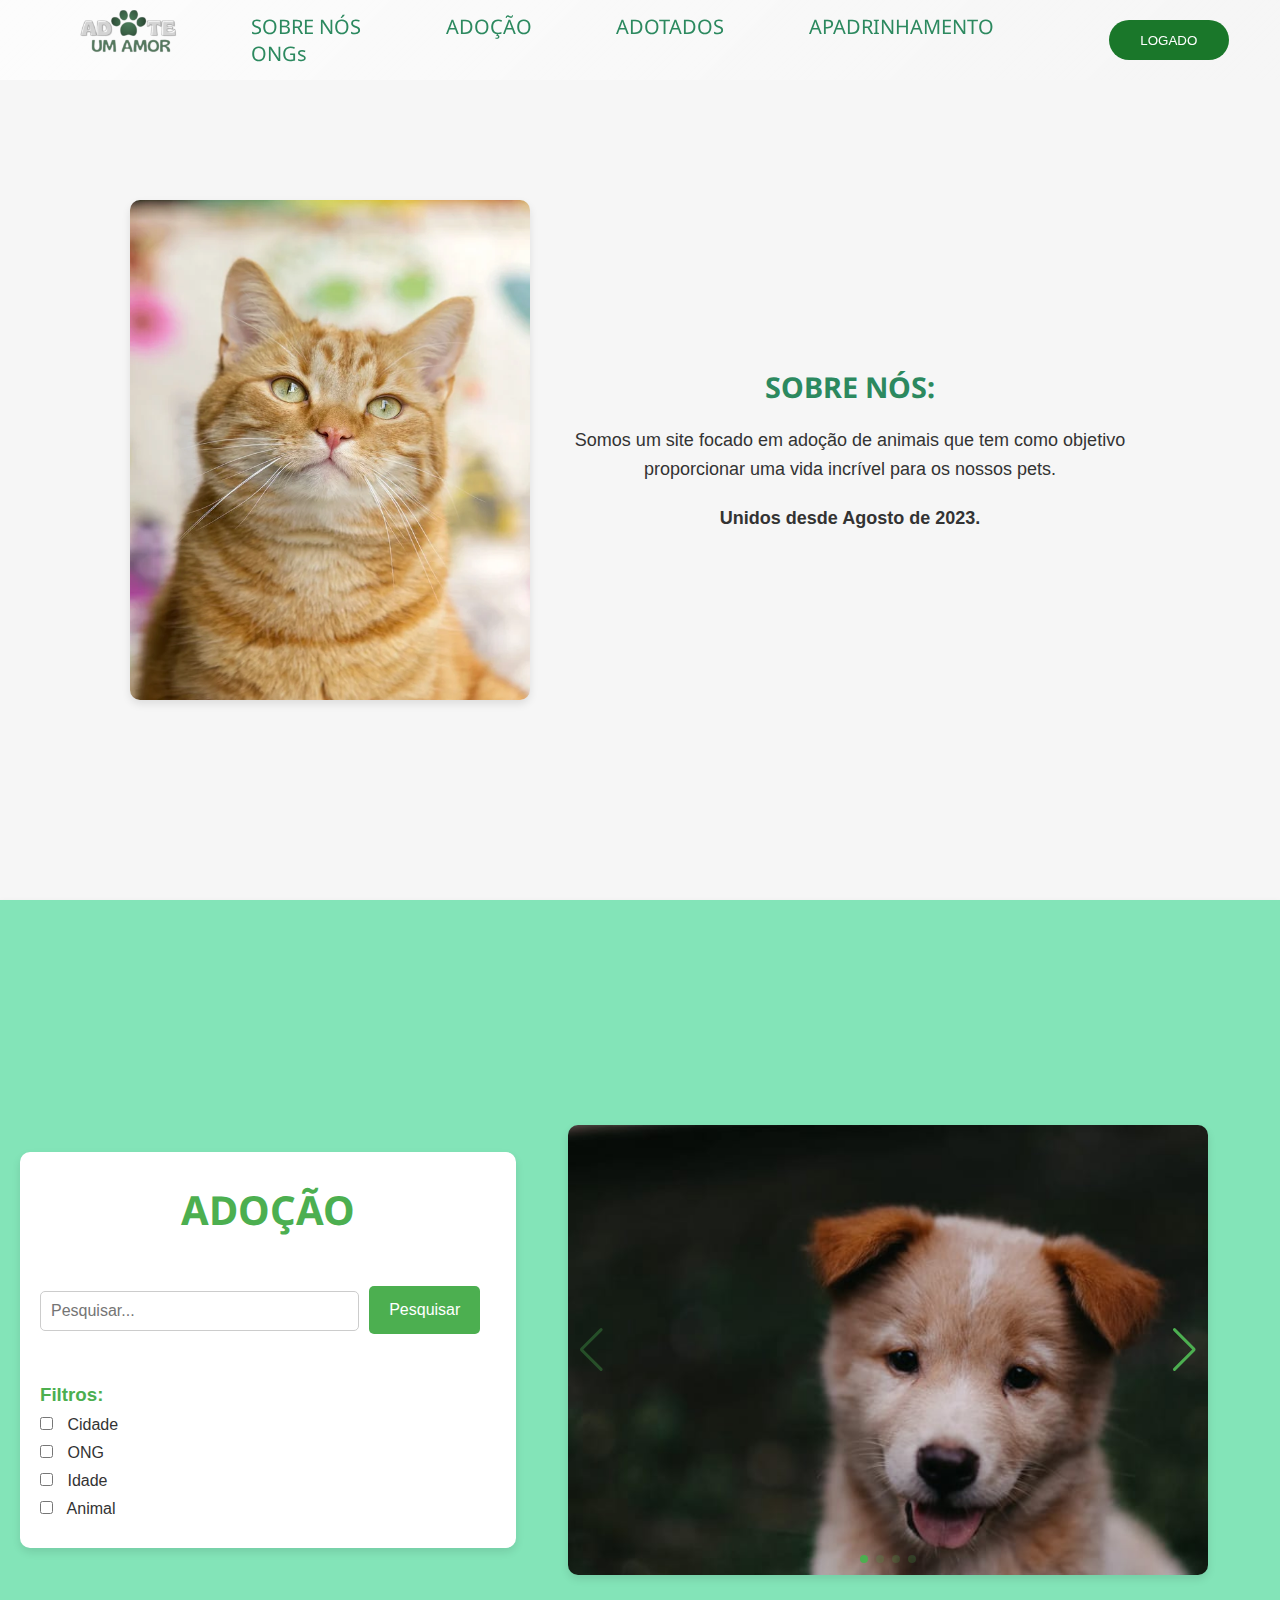
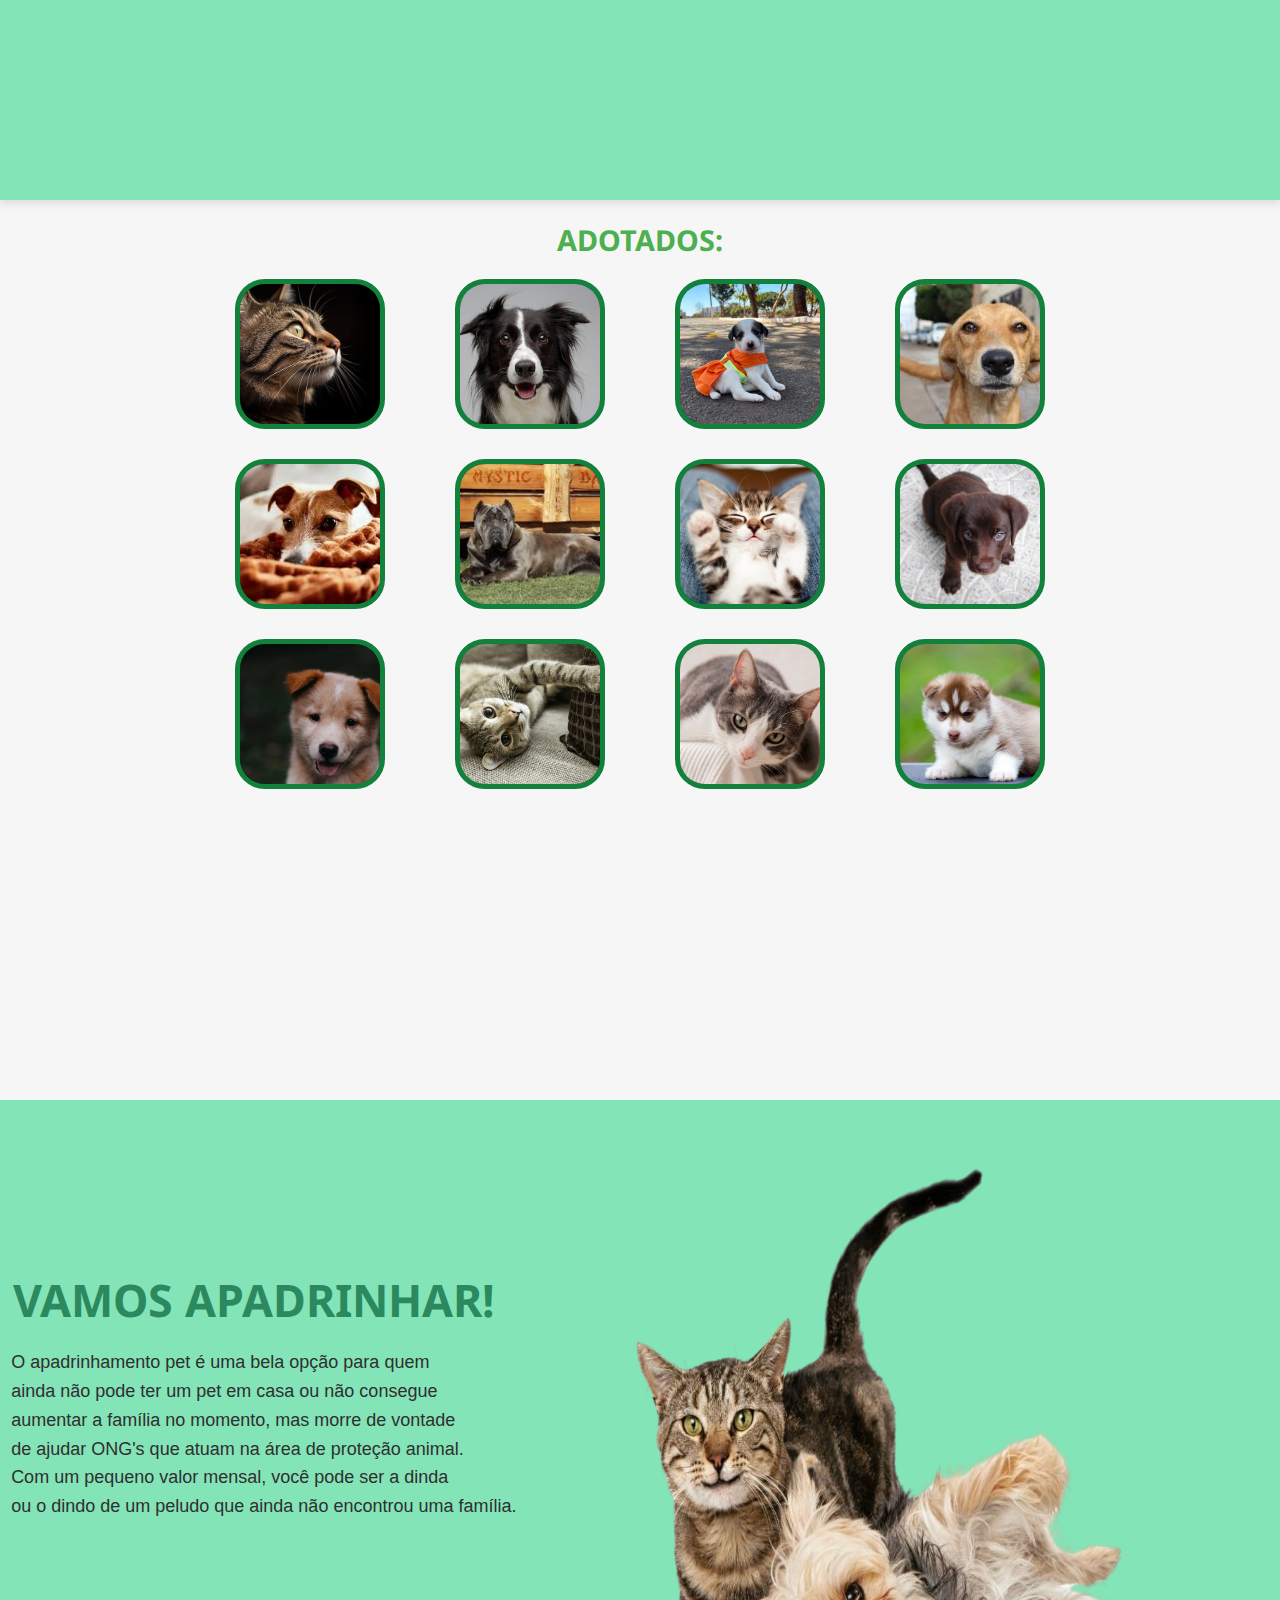
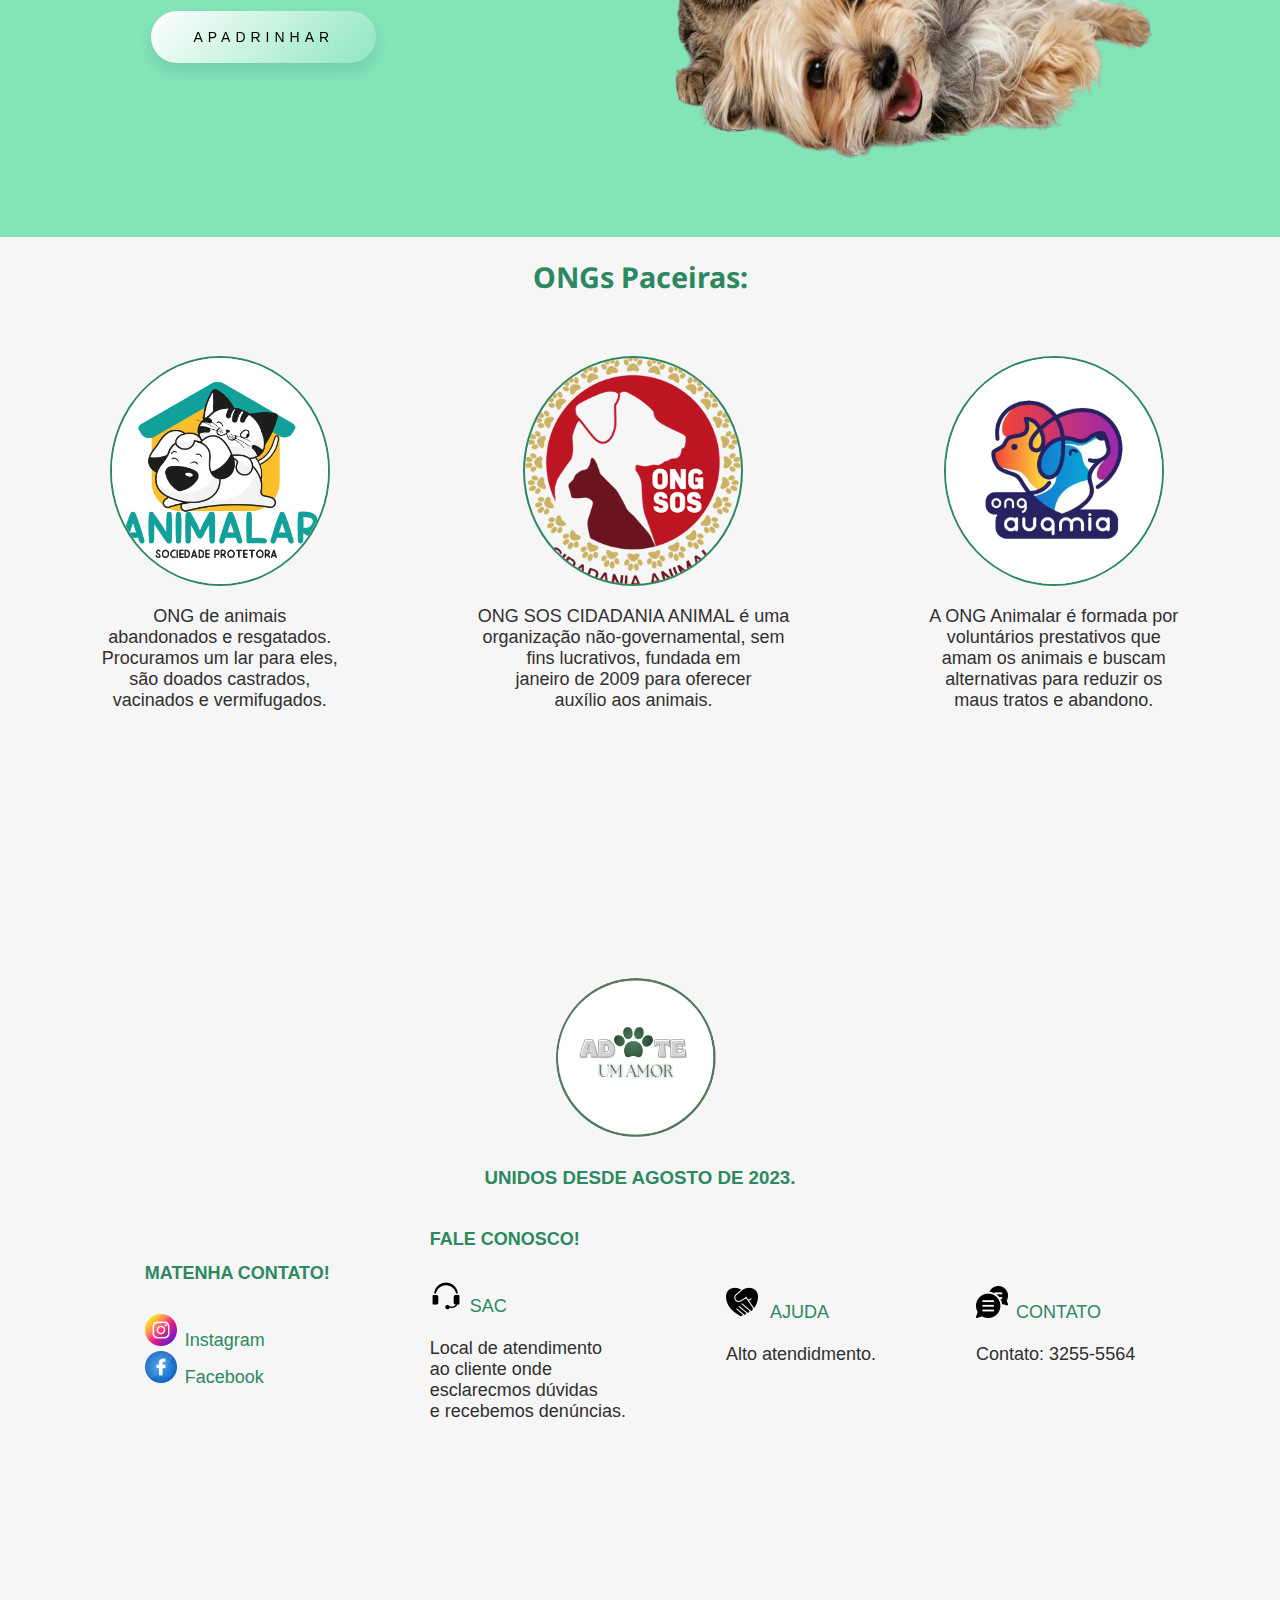
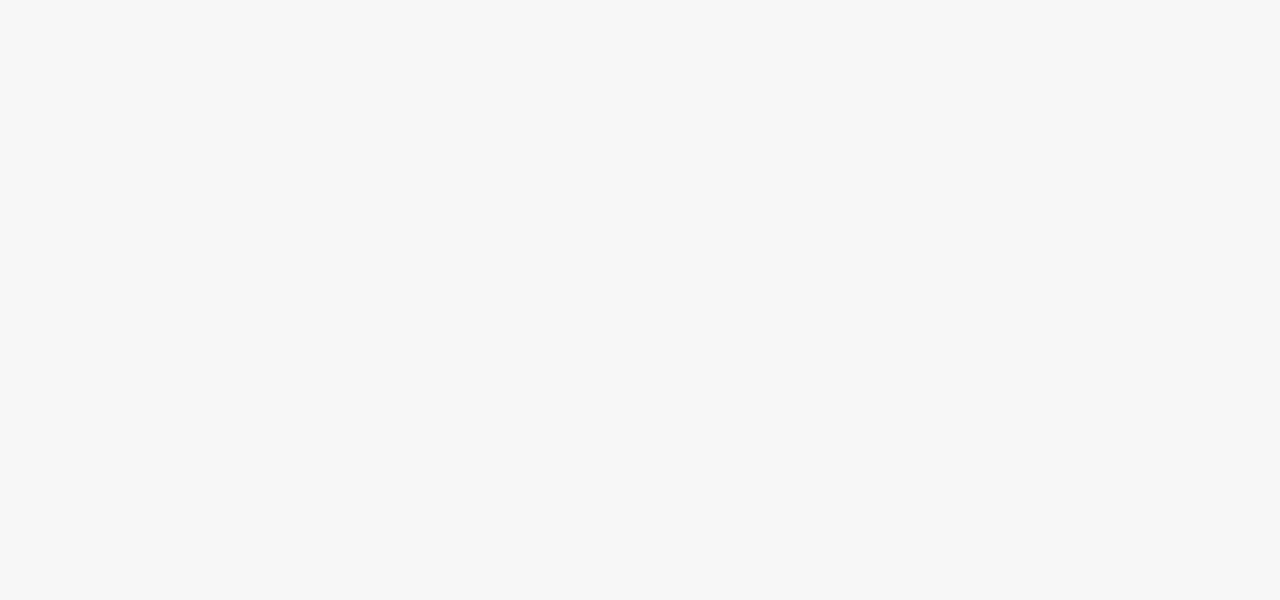
<file: index-com-login.html>
<!DOCTYPE html>
<html lang="pt-br">
<head>
    <meta charset="UTF-8">
    <meta http-equiv="X-UA-Compatible" content="IE=edge">
    <meta name="viewport" content="width=device-width, initial-scale=1.0">
    <link rel="stylesheet" href="https://cdn.jsdelivr.net/npm/swiper@11/swiper-bundle.min.css" />
    <link rel="stylesheet" href="https://cdn.jsdelivr.net/npm/bootstrap-icons@1.10.4/font/bootstrap-icons.css">
    <link rel="shortcut icon" type="image/jpg" href="img/pata-de-cachorro.png"/>
    <title>Adote Um Amor</title>
    <link rel="stylesheet" href="style.css">
    <style></style>
</head>
<body>

    <header id="header"> <!---->
        <div class="container"> <!-- Aq é a parte onde se inicia o corpo principal do nosso menu -->

            <div class="flex"> <!-- Aq é a parte onde se encontra todos os itens do menu -->

                <div class="logo"><img src="img/Cópia_de_Cópia_de_ADOTE_UM_AMOR-removebg-preview.ico" ></div> <!-- Aq é a parte da nossa logo -->

                <nav> <!-- Aq é a parte da navegação do menu onde fica TDS os itens do menu -->
                    <ul>
                        <li><a href="#" onclick="scrollToSection(event, 'tela-sobrenos')">SOBRE NÓS</a></li>
                        <li><a href="#" onclick="scrollToSection(event, 'tela-adoçao')">ADOÇÃO</a></li>
                        <li><a href="#" onclick="scrollToSection(event, 'tela-adotados')">ADOTADOS</a></li>
                        <li><a href="#" onclick="scrollToSection(event, 'apadrinhamento')">APADRINHAMENTO</a></li>
                        <li><a href="#" onclick="scrollToSection(event, 'tela-ongs')">ONGs</a></li>
                        
                        
                    </ul>
                </nav><!--Fim da TAG nav-->

                <div class="btn-contato"><!--Aq é o nosso Botão de login do menu-->
                    <a href="login.html"><button>LOGADO</button></a>
                </div><!--Fim da TAG btn-contato-->

            </div><!--Fim da TAG flex-->

        </div><!--Fim da TAG container-->
    </header><!--Fim da TAG header-->
   
    <section id="tela-sobrenos" class="flex-container"><!--Início da seção da tela 3-->

        <div class="contenttela2"><!--Aq é a parte onde se encontra toda a estrutura da tela-->
            <img class="imgsobre1" src="img/tela2sobrenos.webp" alt="Imagem de um gato" height="500px" width="400px"><!--Aq é a imagem do lado esquerdo da tela-->
            
            <div class="text-containertela2"><!--Aq é a parte de fica a estrutura dos textos que se encontram na tela-->
                <div class="sobre"><h2>SOBRE NÓS:</h2></div>
                <p>Somos um site focado em adoção de animais que tem como objetivo proporcionar uma vida incrível para os nossos pets.</p>
                <p class="subtitle">Unidos desde Agosto de 2023.</p>
            </div><!--Fim da TAG text-containertela2-->
            
            
        </div><!--Fim da TAG onde se encontra a estrutura-->
        
    </section><!--Fim da seção da tela 3-->

    <section id="tela-adoçao" class="carousel-section">
        <div class="section-content">
          <h1 class="section-title">ADOÇÃO</h1>
          <div class="search-filters">
            <div class="search-bar">
              <input type="text" placeholder="Pesquisar..." />
              <a href="adocao-login.html"><button class="btn-pesquisar">Pesquisar</button></a>
            </div>
            <div class="filters">
              <h3>Filtros:</h3>
              <label><input type="checkbox"> Cidade</label>
              <label><input type="checkbox"> ONG</label>
              <label><input type="checkbox"> Idade</label>
              <label><input type="checkbox"> Animal</label>
            </div>
          </div>
        </div>
        <div class="swiper mySwiper">
          <div class="swiper-wrapper">
            <div class="swiper-slide"><img src="img/pet3.jpg" alt=""></div>
            <div class="swiper-slide"><img src="img/pet5.jpg" alt="" ></div>
            <div class="swiper-slide"><img src="img/carros2.avif" alt=""></div>
            <div class="swiper-slide"><img src="img/carros4.jpeg" alt=""></div>
          </div>
          <div class="swiper-button-next"></div>
          <div class="swiper-button-prev"></div>
          <div class="swiper-pagination"></div>
        </div>
      </section>

    <section id="tela-adotados" class="flex-container-tela2">
        <div class="text-container-tela2">
            <h2>ADOTADOS:</h2>
        </div>

        <div class="cards-container">
            <div class="card">
                <div class="card-inner">
                    <div class="card-front">
                        <img src="img/flip1.jfif" alt="Front Image 1">
                    </div>
                    <div class="card-back">
                        <p>nome: Tico<br>idade: 1 ano<br>ong: Minha CS</p>
                    </div>
                </div>
            </div>
            <div class="card">
                <div class="card-inner">
                    <div class="card-front">
                        <img src="img/flip2.jfif" alt="Front Image 2">
                    </div>
                    <div class="card-back">
                        <p>nome: Mia<br>idade: 1 ano<br>ong: Minha CS</p>
                    </div>
                </div>
            </div>
            <div class="card">
                <div class="card-inner">
                    <div class="card-front">
                        <img src="img/flip3.jfif" alt="Front Image 3">
                    </div>
                    <div class="card-back">
                        <p>nome: La<br>idade: 1 ano<br>ong: Minha CS</p>
                    </div>
                </div>
            </div>
            <div class="card">
                <div class="card-inner">
                    <div class="card-front">
                        <img src="img/pet4 (1).jfif" alt="Front Image 4">
                    </div>
                    <div class="card-back">
                        <p>nome: Mia<br>idade: 1 ano<br>ong: Minha CS</p>
                    </div>
                </div>
            </div>
            <div class="card">
                <div class="card-inner">
                    <div class="card-front">
                        <img src="img/pet4 (2).jfif" alt="Front Image 5">
                    </div>
                    <div class="card-back">
                        <p>nome: Mia<br>idade: 1 ano<br>ong: Minha CS</p>
                    </div>
                </div>
            </div>
            <div class="card">
                <div class="card-inner">
                    <div class="card-front">
                        <img src="img/pet4 (3).jfif" alt="Front Image 6">
                    </div>
                    <div class="card-back">
                        <p>nome: Mia<br>idade: 1 ano<br>ong: Minha CS</p>
                    </div>
                </div>
            </div>
            <div class="card">
                <div class="card-inner">
                    <div class="card-front">
                        <img src="img/pet1.jpg" alt="Front Image 7">
                    </div>
                    <div class="card-back">
                        <p>nome: Mia<br>idade: 1 ano<br>ong: Minha CS</p>
                    </div>
                </div>
            </div>
            <div class="card">
                <div class="card-inner">
                    <div class="card-front">
                        <img src="img/pet2.jpg" alt="Front Image 8">
                    </div>
                    <div class="card-back">
                        <p>nome: Tico<br>idade: 1 ano<br>ong: Minha CS</p>
                    </div>
                </div>
            </div>
            <div class="card">
                <div class="card-inner">
                    <div class="card-front">
                        <img src="img/pet3.jpg" alt="Front Image 9">
                    </div>
                    <div class="card-back">
                        <p>nome: Tico<br>idade: 1 ano<br>ong: Minha CS</p>
                    </div>
                </div>
            </div>
            <div class="card">
                <div class="card-inner">
                    <div class="card-front">
                        <img src="img/carros1.jpeg" alt="Front Image 10">
                    </div>
                    <div class="card-back">
                        <p>nome: Tico<br>idade: 1 ano<br>ong: Minha CS</p>
                    </div>
                </div>
            </div>
            <div class="card">
                <div class="card-inner">
                    <div class="card-front">
                        <img src="img/carros2.avif" alt="Front Image 11">
                    </div>
                    <div class="card-back">
                        <p>nome: Tico<br>idade: 1 ano<br>ong: Minha CS</p>
                    </div>
                </div>
            </div>
            <div class="card">
                <div class="card-inner">
                    <div class="card-front">
                        <img src="img/pet5.jpg" alt="Front Image 12">
                    </div>
                    <div class="card-back">
                        <p>nome: Tico<br>idade: 1 ano<br>ong: Minha CS</p>
                    </div>
                </div>
            </div>
        </div>
    </section>
    

    <section class="adocao">
        
    </section>

    
    <section id="apadrinhamento" class="flex-container-tela4">
        
        <div class="text-container-tela4-titulo">
        

            <div class="flex-tela4">

                <h2>VAMOS APADRINHAR!</h2><br>

                <div class="text-container-tela4-texto">

                    <p>
                    O apadrinhamento pet é uma bela opção para quem<br> 
                ainda não pode ter um pet em casa ou não consegue<br> 
                aumentar a família no momento, mas morre de vontade <br> 
                de ajudar ONG's que atuam na área de proteção animal.<br> 
                Com um pequeno valor mensal, você pode ser a dinda<br> 
                ou o dindo de um peludo que ainda não encontrou uma família.
                    </p>
                

            </div>
            <a href="apadrinhar-login.html"><button id="btn-apadrinhar">Apadrinhar</button></a>

        </div>
        <div class="img-container-tela4">

            <img src="img/img-apadrinhar-removebg.png" alt="">
        </div>

        

    </section>

    <section id="tela-ongs" class="ongs">
        <h1>ONGs Paceiras:</h1>
        <div class="elementos-dentro">
            <div class="ongs-dentro">
                <img src="img/ongs1.png" alt="">
                <p>
                     ONG de animais <br> 
                     abandonados e resgatados. <br> 
                     Procuramos um lar para eles,<br>
                     são doados castrados,<br>
                      vacinados e vermifugados.

                </p>
            </div>
            <div class="ongs-dentro">
                <img src="img/ongs2.png" alt="">
                <p>
                     ONG SOS CIDADANIA ANIMAL é uma <br>
                     organização não-governamental, sem <br>
                     fins lucrativos, fundada em <br>
                     janeiro de 2009 para oferecer <br>
                     auxílio aos animais.
                </p>
            </div>
            <div class="ongs-dentro">
                <img src="img/ongs3.webp" alt="">
                <p>
                     A ONG Animalar é formada por <br>
                     voluntários prestativos que <br>
                     amam os animais e buscam<br>
                     alternativas para reduzir os <br>
                     maus tratos e abandono.

                </p>
            </div>
        </div>
    </section>
    
    <section class="tela-fim">
        <img id="logo1" src="img/Mask group.png">

        <h3>UNIDOS DESDE AGOSTO DE 2023. </h3>

        <div class="elementos-texto">

            <div class="elementos-texto-dentro" >
                <h4>MATENHA CONTATO!</h4>

                <a href=""><img src="img/instagram.png" alt="">Instagram</a>
                <a href=""><img src="img/facebook.png" alt="">Facebook</a>
                
            </div>
            <div class="elementos-texto-dentro">
                <h4>FALE CONOSCO!</h4>
                <a href=""><img src="img/fone-de-ouvido (2).png" alt="" >SAC</a><br>
                
                <p >Local de atendimento <br>
                    ao cliente onde<br>
                    esclarecmos dúvidas <br>
                    e recebemos denúncias.
                    </p>
            </div>
            <div class="elementos-texto-dentro">
                <a href=""><img src="img/aperto-de-mao.png" alt=""> AJUDA</a><br>
                <P>Alto atendidmento.</p>
            </div>
            <div class="elementos-texto-dentro">
                <a href=""> <img src="img/balao-de-pensamento.png" alt="">CONTATO</a><br>
               
                <P>Contato: 3255-5564</P>
            </div>


        </div>


    </section>

   
  <script src="app.js"></script>
  <script src="https://cdn.jsdelivr.net/npm/swiper@11/swiper-bundle.min.js"></script>
  <script>
    var swiper = new Swiper(".mySwiper", {
      spaceBetween: 30,
      centeredSlides: true,
      autoplay: {
        delay: 2500,
        disableOnInteraction: false,
      },
      pagination: {
        el: ".swiper-pagination",
        clickable: true,
      },
      navigation: {
        nextEl: ".swiper-button-next",
        prevEl: ".swiper-button-prev",
      },
    });
  </script>
</body>
</html>
</file>
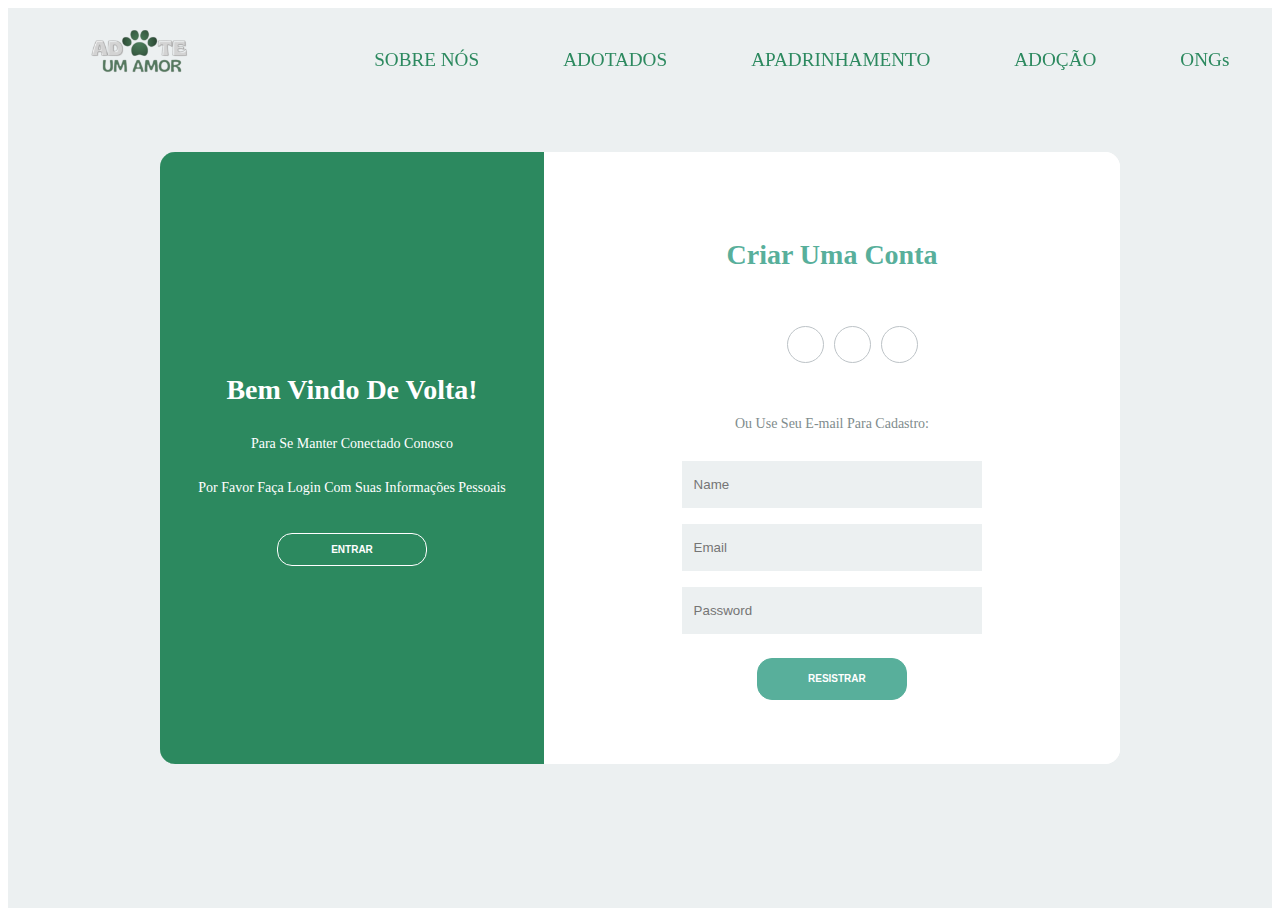
<file: login.html>
<!DOCTYPE html>
<html lang="pt-br">
<head>
    <meta charset="UTF-8">
    <meta name="viewport" content="width=device-width, initial-scale=1.0">
    <link rel="stylesheet" href="style-login.css">
    <link rel="stylesheet" href="https://use.fontawesome.com/releases/v5.8.2/css/all.css"
    integrity="sha384-oS3vJWv+0UjzBfQzYUhtDYW+Pj2yciDJxpsK1OYPAYjqT085Qq/1cq5FLXAZQ7Ay" crossorigin="anonymous">
    <link rel="shortcut icon" type="image/jpg" href="img/pata-de-cachorro.png"/>
    <title>Adote Um Amor</title>
</head>
<body>
    <header id="header"> <!---->
        <div class="container"> <!-- Aq é a parte onde se inicia o corpo principal do nosso menu -->

            <div class="flex"> <!-- Aq é a parte onde se encontra todos os itens do menu -->

                <div class="logo"><img src="img/Cópia_de_Cópia_de_ADOTE_UM_AMOR-removebg-preview.ico" ></div><!-- Aq é a parte da nossa logo -->

                <nav> <!-- Aq é a parte da navegação do menu onde fica TDS os itens do menu -->
                    <ul>
                    <li><a href="index.html#tela-sobrenos">SOBRE NÓS</a></li>
                    <li><a href="index.html#tela-adotados" >ADOTADOS</a></li>
                    <li><a href="index.html#apadrinhamento">APADRINHAMENTO</a></li>
                    <li><a href="index.html#tela-adoçao">ADOÇÃO</a></li>
                    <li><a href="index.html#tela-ongs">ONGs</a></li>
                        
                    </ul>
                </nav><!--Fim da TAG nav-->

               
            </div><!--Fim da TAG flex-->

        </div><!--Fim da TAG container-->
    </header><!--Fim da TAG header-->

    <div class="container1">
        <div class="content first-content">
            <div class="first-column">
                <h2 class="title title-primary">Bem Vindo De Volta!</h2>
                <p class="description description-primary">Para Se Manter Conectado Conosco</p>
                <p class="description description-primary">Por Favor Faça Login Com Suas Informações Pessoais</p>
                <button id="signin" class="btn btn-primary">Entrar</button>
            </div>    
            <div class="second-column">
                <h2 class="title title-second">Criar Uma Conta</h2>
                <div class="social-media">
                    <ul class="list-social-media">
                        <a class="link-social-media" href="#">
                            <li class="item-social-media">
                                <i class="fab fa-facebook-f"></i>        
                            </li>
                        </a>
                        <a class="link-social-media" href="#">
                            <li class="item-social-media">
                                <i class="fab fa-google-plus-g"></i>
                            </li>
                        </a>
                        <a class="link-social-media" href="#">
                            <li class="item-social-media">
                                <i class="fab fa-linkedin-in"></i>
                            </li>
                        </a>
                    </ul>
                </div><!-- social media -->
                <p class="description description-second">Ou Use Seu E-mail Para Cadastro:</p>
                <form class="form">
                    <label class="label-input" for="">
                        <i class="far fa-user icon-modify"></i>
                        <input type="text" placeholder="Name">
                    </label>
                    
                    <label class="label-input" for="">
                        <i class="far fa-envelope icon-modify"></i>
                        <input type="email" placeholder="Email">
                    </label>
                    
                    <label class="label-input" for="">
                        <i class="fas fa-lock icon-modify"></i>
                        <input type="password" placeholder="Password">
                    </label>
                    
                    
                    <button class="btn btn-second"><a href="index-com-login.html">Resistrar</a></button>        
                </form>
            </div><!-- second column -->
        </div><!-- first content -->
        <div class="content second-content">
            <div class="first-column">
                <h2 class="title title-primary">Olá Amigo!</h2>
                <p class="description description-primary">Insira Seus Dados Pessoais</p>
                <p class="description description-primary">E Consiga Adotar Um Pet</p>
                <button id="signup" class="btn btn-primary">Inscreva-se</button>
            </div>
            <div class="second-column">
                <h2 class="title title-second">Faça Login No Adote Um Amor</h2>
                <div class="social-media">
                    <ul class="list-social-media">
                        <a class="link-social-media" href="#">
                            <li class="item-social-media">
                                <i class="fab fa-facebook-f"></i>
                            </li>
                        </a>
                        <a class="link-social-media" href="#">
                            <li class="item-social-media">
                                <i class="fab fa-google-plus-g"></i>
                            </li>
                        </a>
                        <a class="link-social-media" href="#">
                            <li class="item-social-media">
                                <i class="fab fa-linkedin-in"></i>
                            </li>
                        </a>
                    </ul>
                </div><!-- social media -->
                <p class="description description-second">Ou Use Sua Conta De E-mail:</p>
                <form class="form">
                
                    <label class="label-input" for="">
                        <i class="far fa-envelope icon-modify"></i>
                        <input type="email" placeholder="Email">
                    </label>
                
                    <label class="label-input" for="">
                        <i class="fas fa-lock icon-modify"></i>
                        <input type="password" placeholder="Password">
                    </label>
                
                    <a class="password" href="#">Esqueceu Sua Senha?</a>
                    <button  class="btn btn-second"><a href="index-com-login.html">Entrar</a></button>
                </form>
            </div><!-- second column -->
        </div><!-- second-content -->
    </div>
    <script src="app.js"></script>
</body>
</html>
</file>
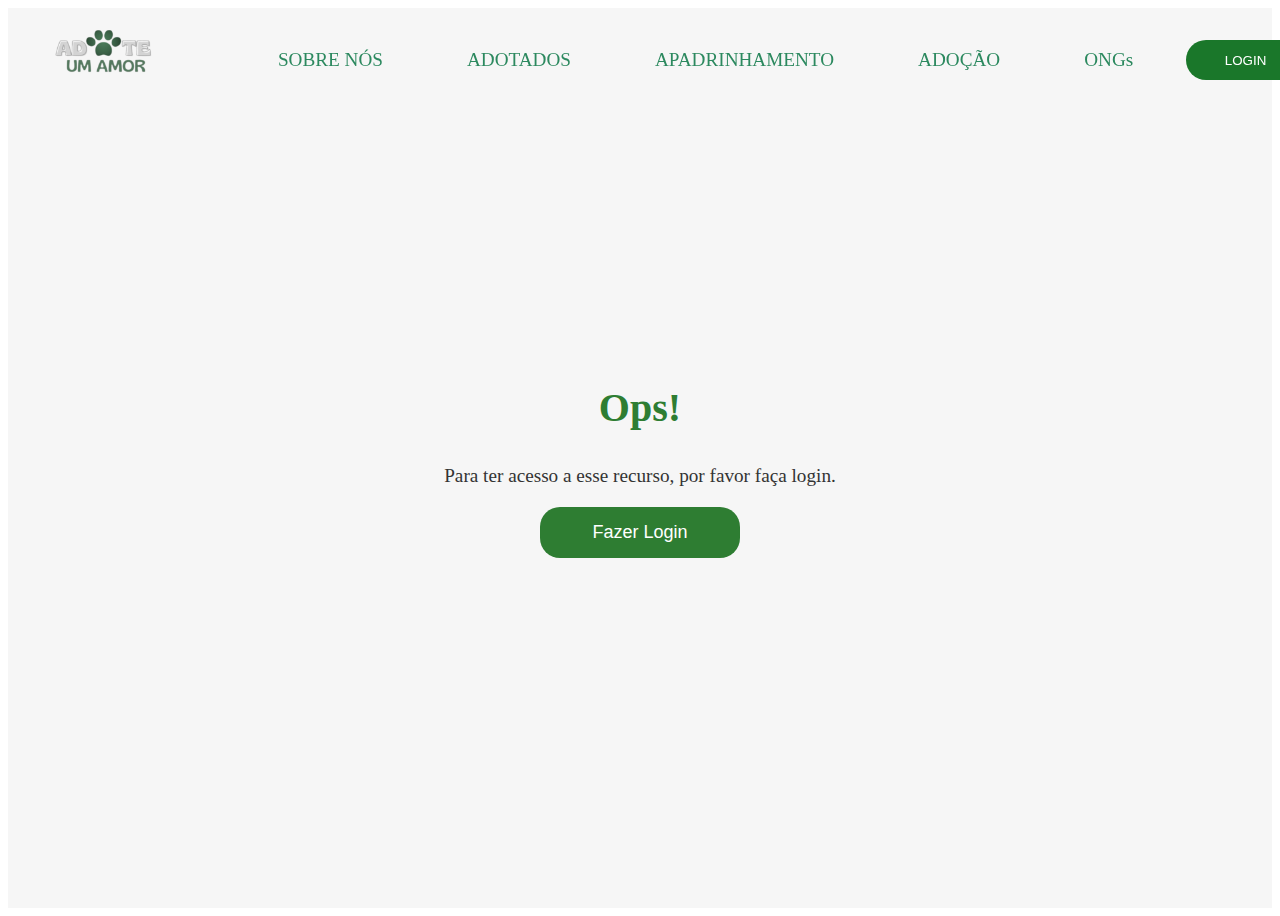
<file: tela-solicitacao.html>
<!DOCTYPE html>
<html lang="pt-BR">
<head>
    <meta charset="UTF-8">
    <meta name="viewport" content="width=device-width, initial-scale=1.0">
    <link rel="shortcut icon" type="image/jpg" href="img/pata-de-cachorro.png"/>
    <title>Adote Um Amor</title>
   <link rel="stylesheet" href="style-solicitacao.css">
    </style>
</head>
<body>
    <header id="header"> <!---->
        <div class="container"> <!-- Aq é a parte onde se inicia o corpo principal do nosso menu -->

            <div class="flex"> <!-- Aq é a parte onde se encontra todos os itens do menu -->

                <div class="logo"><img src="img/Cópia_de_Cópia_de_ADOTE_UM_AMOR-removebg-preview.ico" ></div> <!-- Aq é a parte da nossa logo -->

                <nav> <!-- Aq é a parte da navegação do menu onde fica TDS os itens do menu -->
                    <ul>
                    <li><a href="index.html#tela-sobrenos">SOBRE NÓS</a></li>
                    <li><a href="index.html#tela-adotados" >ADOTADOS</a></li>
                    <li><a href="index.html#apadrinhamento">APADRINHAMENTO</a></li>
                    <li><a href="index.html#tela-adoçao">ADOÇÃO</a></li>
                    <li><a href="index.html#tela-ongs">ONGs</a></li>
                        
                    </ul>
                </nav><!--Fim da TAG nav-->

                <div class="btn-contato"><!--Aq é o nosso Botão de login do menu-->
                    <a href="login.html"><button>LOGIN</button></a>
                </div><!--Fim da TAG btn-contato-->

            </div><!--Fim da TAG flex-->

        </div><!--Fim da TAG container-->
    </header><!--Fim da TAG header-->
    <section class="flex-tela">
        <div class="text-container">
            <h1>Ops!</h1>
            <p>Para ter acesso a esse recurso, por favor faça login.</p>
            <a href="login.html"><button class="btn-entrar">Fazer Login</button></a>
        </div>
    </section>
</body>
</html>
</file>
<file: style.css>
@import url('https://fonts.googleapis.com/css2?family=Noto+Sans:ital,wght@0,100..900;1,100..900&display=swap');
*{
    margin: 0;
    padding: 0;
    box-sizing: border-box;
    font-family: 'Poppins', sans-serif;
    
}

html{
    height: 600vh;
    background-color: #f6f6f6;
   
}

/*munu*/

.container{
    max-width: 1280px;
    margin: auto;
    
}
#header{
    background: linear-gradient(135deg, rgba(255, 255, 255, .7), rgba(255, 255, 255, 0));
    backdrop-filter: blur(0);
    -webkit-backdrop-filter: blur(5px);
    padding: 10px 4%;
}

.logo img{
    width: 10rem;
    height: 3.5rem;
    object-fit: cover;
    
   
}

.flex{
    display: flex;
    align-items: center;
    justify-content:space-around ;
    
}

header{
    width: 100%;
    padding: 30px 2%;
    position: fixed;
    top: 0;
    left: 0;
    transition: .5s;
    z-index: 1000 
    
}

header.rolagem{
    background: linear-gradient(135deg, rgba(255, 255, 255, .7), rgba(255, 255, 255, 0));
    backdrop-filter: blur(0);
    -webkit-backdrop-filter: blur(5px);
    padding: 10px 4%;
}

header.rolagem a, header.rolagem i,header.rolagem .logo {
    color:#2C895F;
    
}

header i{
    font-size: 30px;
    color:#2C895F;
}

header ul{
    list-style-type: none;
}

header ul li{
    display: inline-block;
    margin: 0 40px;
}

header ul li a{
    color: #2C895F;
    font-size: 20px;
    font-family: "Noto Sans", sans-serif;
    text-decoration: none;
    
}

.btn-contato button {
    width: 120px;
    height: 40px;;
    background-color: #1a772a;
    color: #fff;
    cursor: pointer;
    transition: .2s;
    border: none;
    border-radius: 45px;
}



/*fim munu*/

/*tela inical*/

.flex-tela {
    display: flex;
    background-color: #f6f6f6;
    height: 100vh;
    justify-content: space-between;
}
.img-telaincial {
    padding: 0;
  margin-top: 3%;
  margin-right: 4%;
 
}
.img-telaincial img{
    max-width: 100%;
    border-radius: 10px;
    overflow: hidden;
    box-shadow: 0 4px 8px rgba(0, 0, 0, 0.1);
}

.text-container-login {
    display: flex;
    flex-direction: column;
    align-items: center;
    justify-content: center;
    height: 100vh;
    margin-left: 15%;
   

}
.text-container-login h2 {
    margin-bottom: 15px;
    font-size: 2.2rem;
    color: #2e7d32;
    font-family: "Noto Sans", sans-serif;
}
.text-container-login p {
    font-size: 13px;
    color: #333;
    margin-bottom: 20px;
    text-align: center;
}
.btn-entrar {
    width: 100%; 
    padding: 10px 30px; 
    border: none;
    background-color: #2e7d32;
    color: white;
    font-size: 15px; 
    border-radius: 20px;
    cursor: pointer;
}
.text-container-login a {
    display: block;
    margin-top: 2px;
    text-align: center;
    color: #868a96;

    font-size: 15px;
}
.btn-pesquisar {
    display: flex;
    line-height: 28px;
    align-items: center;
    position: relative;
    max-width: 190px;
    margin-bottom: 30px;
}
.input {
    width: 100%;
    height: 40px;
    line-height: 28px;
    padding: 0 1rem;
    padding-left: 2rem;
    border: 2px solid transparent;
    border-radius: 18px;
    outline: none;
    background-color: #f6f6f6;
    color: #0d0c22;
    transition: 0.3s ease;
}
.input::placeholder {
    color: #9e9ea7;
}
.input:focus,
.input:hover {
    outline: none;
    border-color: rgba(12, 182, 69, 0.4);
    background-color: #fff;
    box-shadow: 0 0 0 4px rgba(107, 240, 118, 0.1);
}
.icon {
    position: absolute;
    left: 9rem;
    fill: #9e9ea7;
    width: 1rem;
    height: 1rem;
}

.carrosel-inical{
    padding: 0;
    margin-top: 3%;
    margin-right: 4%;
}
.carrosel-inical .swiper {
    width: 45vw;
    height: 85vh;
    margin-left: auto;
    border-radius: 10px;
    overflow: hidden;
    box-shadow: 0 4px 8px rgba(0, 0, 0, 0.1);
    
}

.carrosel-inical .swiper-slide img {
    display: block;
    width: 100%;
    height: 100%;
    object-fit: cover;
    transition: transform .5s ease;
}

.img-logo-login {
    width: 400px;
    height: 300px;
    -webkit-transform: scale(1.3);
    -ms-transform: scale(1.3);
    transform: scale(1.3);
    mix-blend-mode: multiply;
}

/*fim tela inical*/

/*tela 2*/

.flex-container {
    display: flex;
    justify-content: center;
    align-items: center;
    height: 100vh;
    background-color: #f6f6f6;
}

.contenttela2 {
    display: flex;
    justify-content: center;
    align-items: center;
    gap: 20px;
    max-width: 1200px;
    margin: auto;
}

.contenttela2 img {
    max-width: 100%;
    border-radius: 10px;
    overflow: hidden;
    box-shadow: 0 4px 8px rgba(0, 0, 0, 0.1);
}

.text-containertela2 {
    max-width: 600px;
    text-align: center;
    font-size: 2.5em;
}

.text-containertela2 h2 {
   
    color: #2C895F;
    margin-bottom: 20px;
    font-size: 1.8rem;
    font-family: "Noto Sans", sans-serif;
    
  
}


.text-containertela2 p {
    font-size: 18px;
    line-height: 1.6;
    color: #333;
}

.text-containertela2 .subtitle {
    margin-top: 20px;
    font-weight: bold;
}/*tela2*/

/*tela de adoçao*/
.carousel-section {
    height: 100vh;
    display: flex;
    align-items: center;
    justify-content: space-between;
    background-color: #83E4B8;
    padding: 0 20px;
    box-shadow: 0 4px 8px rgba(0, 0, 0, 0.1);
    position: relative;
    color: #333;
    
  }

  
  .section-content {
    width: 40%;
    display: flex;
    flex-direction: column;
    align-items: flex-start;
    justify-content: flex-start;
    padding: 20px;
    border-radius: 10px;
    box-shadow: 0 4px 8px rgba(0, 0, 0, 0.1);
    background-color: #ffffff;
   
  }

  
  .section-title {
    text-align: center;
    width: 100%;
    font-size: 2.5em;
    margin-top: 10px;
    margin-bottom: 20px;
    color: #4CAF50;
    font-family: "Noto Sans", sans-serif;
  }
  
  .search-filters {
    width: 100%;
  }
  
  .search-bar {
    display: flex;
    align-items: center;
    margin-bottom: 20px;
  }
  
  .search-bar input {
    width: 70%;
    padding: 10px;
    font-size: 1em;
    margin-right: 10px;
    border: 1px solid #ccc;
    border-radius: 5px;
    transition: box-shadow 0.3s ease;
  }
  
  .search-bar input:focus {
    box-shadow: 0 0 8px rgba(76, 175, 80, 0.4);
    border-color: #4CAF50;
  }
  
  .search-bar .btn-pesquisar {
    margin-top: 29px;
    padding: 10px 20px;
    font-size: 1em;
    cursor: pointer;
    background-color: #4CAF50;
    color: #fff;
    border: none;
    border-radius: 5px;
    transition: background-color 0.3s ease;

  }
  .search-bar a{
    text-decoration: none;
    color: white;
  }

  
  .search-bar button:hover {
    background-color: #45a049;
  }
  
  .filters {
    display: flex;
    flex-direction: column;
  }
  
  .filters h3 {
    margin-bottom: 10px;
    color: #4CAF50;
  }
  
  .filters label {
    margin-bottom: 10px;
  }
  
  .filters input[type="checkbox"] {
    margin-right: 10px;
  }
  
  .swiper {
    width: 50vw;
    height: 50vh;
    margin-left: auto;
    border-radius: 10px;
    overflow: hidden;
    box-shadow: 0 4px 8px rgba(0, 0, 0, 0.1);
  }
  
  .swiper-slide {
    text-align: center;
    font-size: 18px;
    background: #fff;
    display: flex;
    justify-content: center;
    align-items: center;
  }
  
  .swiper-slide img {
    display: block;
    width: 100%;
    height: 100%;
    object-fit: cover;
    transition: transform 0.5s ease;
  }
  
  .swiper-slide:hover img {
    transform: scale(1.05);
  }
  
  .swiper-button-next,
  .swiper-button-prev {
    color: #4CAF50;
  }
  
  .swiper-pagination-bullet {
    background: #4CAF50;
  }
  
  
  .swiper-slide {
    text-align: center;
    font-size: 18px;
    background: #fff;
    display: flex;
    justify-content: center;
    align-items: center;
  }
  
  .swiper-slide img {
    display: block;
    width: 100%;
    height: 100%;
    object-fit: cover;
  }
  
/*fim de tela de adoçao*/
.flex-container-tela2 {
    background-color: #F6F6F6;
    min-height: 100vh;
    display: flex;
    flex-direction: column;
    align-items: center;
    padding: 20px;
}

.text-container-tela2 h2 {
    color: #4CAF50;
    margin-bottom: 20px;
    text-align: center;
    font-family: "Noto Sans", sans-serif;
    font-size: 28.8px;
}

.cards-container {
    display: grid;
    grid-template-columns: repeat(4, 1fr); 
    gap: 30px 70px; 
    justify-items: center; 
}
.card-back span{
    font-size: 1.1rem;
    font-weight: bold;
    
}
.card {
    width: 150px;
    height: 150px;
    perspective: 1000px;
}

.card-inner {
    width: 100%;
    height: 100%;
    position: relative;
    transform-style: preserve-3d;
    transition: transform 0.6s;
}

.card:hover .card-inner {
    transform: rotateY(180deg);
}

.card-front,
.card-back {
    position: absolute;
    width: 100%;
    height: 100%;
    backface-visibility: hidden;
    display: flex;
    align-items: center;
    justify-content: center;
    border-radius: 20%;
    overflow: hidden;
}

.card-front {
    background-color: #065022;
    border: 5px solid #11813c;
}

.card-back {
    background-color: #18461c;
    border: 5px solid #297235;
    transform: rotateY(180deg);
}

.card img {
    width: 100%;
    height: 100%;
    object-fit: cover;
}

.card-back p {
    font-size: 14px;
    color: #fff;
    text-align: center;
    padding: 10px;
}


/*fim tela 2*/

/*tela 4*/

.flex-container-tela4 {
    display: flex;
    flex-direction: column;
    align-items: center;
    background-color: #83E4B8;
    

}

.text-container-tela4-titulo {
    display: flex;
    justify-content: center;
    width: 100%;
    margin-bottom: 20px;
    margin-top: 15px;
    
}
.flex-tela4 h2{
    color: #2C895F;
    font-size: 2.8rem;
    font-family: "Noto Sans", sans-serif;
    margin-right: 20px;
    ;
   
}

.flex-tela4 p{
    font-size: 18px;
    line-height: 1.6;
    color: #302F2F;

}

#btn-apadrinhar{
    padding: 1.3em 3em;
    font-size: 14px;
    text-transform: uppercase;
    letter-spacing: 5px;
    font-weight: 500;
    color: #000;
    background: linear-gradient(135deg, rgb(255, 255, 255), rgba(255, 255, 255, 0.103));
    backdrop-filter: blur(0);
    -webkit-backdrop-filter: blur(5px);
    border: none;
    border-radius: 45px;
    box-shadow: 0px 8px 15px rgba(0, 0, 0, 0.1);
    transition: all 0.3s ease 0s;
    cursor: pointer;
    outline: none;
    display: flex;
    flex-direction: column;
    margin-top: 90px;
}
.flex-tela4 a{
    text-decoration: none;

}
      
 button:hover {
   background-color: #23c483;
    box-shadow: 0px 15px 20px rgba(46, 229, 157, 0.4);
    color: #fff;
    transform: translateY(-7px);
 }
      
button:active {
    transform: translateY(-1px);
 }


.flex-tela4 {
    display: flex;
    flex-direction: column;
    align-items: center;
    justify-content: center;
    
    
}


.img-container-tela4 {
    display: flex;
    justify-content: center;
    height: 600px;
    margin: 4%;
    
}

.img-container-tela4 img {
    max-height: 100%;
    max-width: 100%;
    width: 650px;
    height: 600px;

    
}
/*fim tela4*/

/*tela das ongs*/
.ongs {
    display: flex;
    flex-direction: column;
    align-items: center;
    color: #2C895F;
    height: 80vh;
    padding-top: 20px; 
}

.ongs h1 {
    margin: 0; 
    padding-bottom: 20px; 
    font-family: "Noto Sans", sans-serif;
    font-size: 28.8px;
}

.elementos-dentro {
    display: flex;
    justify-content: center;
    align-items: flex-start;
    gap: 140px; 
    flex-wrap: wrap;
    margin-top: 30px;
}

.ongs-dentro {
    display: flex;
    flex-direction: column;
    align-items: center;
    text-align: center;
}

.ongs-dentro img {
    object-fit: cover;
    width: 220px;
    height: 230px;
    margin: 10px 0;
    border-radius: 50%;
    border: 2px solid #2C895F;
}

.ongs-dentro p {
    margin-top: 10px;
    color: #302F2F;
    font-size: 18px;
}

/*fim de ongs*/

/*tela fim*/
.tela-fim{
    display: flex;
    flex-direction: column;
    align-items: center;
    margin: 20px;
    color: #2C895F;

  
}
#logo1{
    width: 10rem;
    height: 10rem;
    margin-bottom: 30px;
}
.tela-fim h2, h4{
    margin-bottom: 30px;
    
}
.elementos-texto{
    display: flex;
    justify-content: space-between;
    align-items: center;
    margin: 20px;
    gap: 100px;
    flex-wrap: wrap;
    margin-top: 30px;
    
}
.tela-fim img{
    width: 2rem;
    height: 2rem;
    margin-right: 8px;
}

.tela-fim a{
    text-decoration: none;
    color: #2C895F
}

.tela-fim .elementos-texto-dentro{
    display: flex;
    flex-direction: column;
    text-align: justify;
    margin: 10px 0; 
    color: #302F2F; 
    font-size: 18px;
 

} 
.tela-fim h4{
    color:#2C895F ;
}
/*fim tela final*/
</file>
<file: stlyle-pesq-adt.css>
body {
    font-family: Arial, sans-serif;
    background-color: #f7f7f7;
    margin: 0;
    padding: 0;
}

.container{
    max-width: 1280px;
    margin: auto;
    
    
}

.logo img{
    width: 10rem;
    height: 3.5rem;
    object-fit: cover;
   
}

.flex{
    display: flex;
    align-items: center;
    justify-content: space-between;

}

header{
    width: 100%;
    padding: 30px 2%;
    position: fixed;
    top: 0;
    left: 0;
    transition: .5s;
    z-index: 1000
    
}

header.rolagem{
    background: linear-gradient(135deg, rgba(255, 255, 255, .7), rgba(255, 255, 255, 0));
    backdrop-filter: blur(0);
    -webkit-backdrop-filter: blur(5px);
    padding: 10px 4%;
}

header.rolagem a, header.rolagem i,header.rolagem .logo {
    color:#2C895F;
}

header i{
    font-size: 30px;
    color:#2C895F;
}

header ul{
    list-style-type: none;
}

header ul li{
    display: inline-block;
    margin: 0 40px;
}

header ul li a{
    font-size: 1.2rem;
    color: #2C895F;
    text-decoration: none;
    
}

.btn-contato button{
    width: 120px;
    height: 40px;
    border: 0;
    background-color: #1a772a;
    color: #fff;
    cursor: pointer;
    transition: .2s;
    border: none;
    border-radius: 45px;
}


/*fim*/

.container-tela-adt {
    max-width: 800px;
    margin: 0 auto;
    padding: 20px;
}
.cont{
    display: flex;
    margin-top: 17%;
   
}
.retorno{
    margin-right: 20px;
}

.title {
    font-size: 24px;
    font-weight: bold;
    color: #2C895F;
    margin-bottom: 20px;
   
    
}
.pet-card {
    display: flex;
    align-items: center;
    background-color: #fff;
    border-radius: 10px;
    box-shadow: 0 4px 8px rgba(14, 179, 69, 0.1);
    margin-bottom: 20px;
    padding: 15px;
    text-decoration: none;
    color: inherit;
}
.pet-card:hover {
    box-shadow: 0 6px 12px rgba(12, 185, 27, 0.753);
}
.pet-image {
    flex-shrink: 0;
    width: 100px;
    height: 100px;
    border-radius: 10px;
    overflow: hidden;
}
.pet-image img {
    width: 100%;
    height: 100%;
    object-fit: cover;
}
.pet-details {
    flex-grow: 1;
    margin-left: 20px;
}
.pet-nome {
    font-size: 20px;
    font-weight: bold;
    margin: 0;
}
.pet-ong {
    margin-top: 15px;
    color: #777;
    margin-bottom: 10px;
}
.pet-info {
    display: flex;
    flex-wrap: wrap;
    gap: 10px;
    
}
.pet-info div {
    background-color: #f2f2f2;
    padding: 5px 10px;
    border-radius: 5px;
    color: #2C895F;
    font-size: 18px;
}

.passar-pag{
    display: flex;
    list-style-type: none;
    padding: 0;
}

.passar-pag li {
    margin: 0 5px;
}

.passar-pag a {
    color: #fff;
    text-decoration: none;
    padding: 10px 15px;
    background-color: #2C895F;
    border-radius: 5px;
    transition: background-color 0.3s;
}

.passar-pag a:hover {
    background-color: #444;
}

.passar-pag .active a {
    background-color: #006d77;
}
</file>
<file: style-chat.css>
body {
    font-family: Arial, sans-serif;
    background-color: white;
    margin: 0;
    padding: 0;
    display: flex;
    justify-content: center;  
    align-items: center;     
            
}


.container{
    max-width: 1280px;
    margin: auto;
    
    
}

.logo img{
    width: 10rem;
    height: 3.5rem;
    object-fit: cover;
   
}

.flex{
    display: flex;
    align-items: center;
    justify-content: space-between;

}

header{
    width: 100%;
    padding: 30px 2%;
    position: fixed;
    top: 0;
    left: 0;
    transition: .5s;
    z-index: 1000
    
}

header.rolagem{
    background: linear-gradient(135deg, rgba(255, 255, 255, .7), rgba(255, 255, 255, 0));
    backdrop-filter: blur(0);
    -webkit-backdrop-filter: blur(5px);
    padding: 10px 4%;
}

header.rolagem a, header.rolagem i,header.rolagem .logo {
    color:#2C895F;
}

header i{
    font-size: 30px;
    color:#2C895F;
}

header ul{
    list-style-type: none;
}

header ul li{
    display: inline-block;
    margin: 0 40px;
}

header ul li a{
    font-size: 1.2rem;
    color: #2C895F;
    text-decoration: none;
    
}

.btn-contato button{
    width: 120px;
    height: 40px;
    border: 0;
    background-color: #1a772a;
    color: #fff;
    cursor: pointer;
    transition: .2s;
    border: none;
    border-radius: 45px;
}

.chat-container {
    width: 350px;
    height: 450px;
    border: 3px solid rgb(0, 0, 0);
    border-radius: 15px;
    overflow: hidden;
    display: flex;
    flex-direction: column;
    justify-content: space-between;
    background-color: white;
    margin-top: 10%;
}

.chat-header {
    background-color: #2C895F;
    padding: 10px;
    display: flex;
    align-items: center;
    justify-content: space-between;
}

.chat-header h3 {
    margin: 0;
    color: white;
    text-align: center;
    flex-grow: 1;
}

.chat-header .back-button {
    display: flex;
    align-items: center;
    margin-right: 10px;
}

.chat-body {
    flex-grow: 1;
    padding: 10px;
    background: linear-gradient(135deg, rgba(255, 255, 255, 0.1), rgba(255, 255, 255, 0));
    backdrop-filter: blur(5px);
    -webkit-backdrop-filter: blur(5px);
    overflow-y: auto;
    
}
.chat-res1, .chat-res2{
    background-color: #a4a1a1;
    padding: 5px 10px;
    border-radius: 5px;
    color: #fff;
}

.chat-res{
    margin-top: 5%;
    margin-left: 55%;
    margin-bottom:5% ;
    background-color: #2C895F;
    padding: 5px 10px;
    border-radius: 5px;
    color: #fff;
       
}

.chat-footer {
    display: flex;
    align-items: center;
    padding: 10px;
    border-top: 1px solid #ccc;
}

.chat-footer input[type="text"] {
    flex-grow: 1;
    padding: 10px;
    border-radius: 5px;
    border: 1px solid #ccc;
    margin-right: 10px;
}

.chat-footer input[type="submit"] {
    padding: 10px 20px;
    border-radius: 5px;
    background-color: #2C895F;
    color: white;
    border: none;
    cursor: pointer;
}

.chat-footer input[type="submit"]:hover{
    background-color: #23c483;
    box-shadow: 0px 15px 20px rgba(46, 229, 157, 0.4);
    color: #fff;
    transform: translateY(-7px);
}
</file>
<file: style-login.css>
.container{
    max-width: 1280px;
    margin: auto;
}

.logo img{
    width: 10rem;
    height: 3.5rem;
    object-fit: cover;
   
}

.flex{
    display: flex;
    align-items: center;
    justify-content:space-around ;
}

header{
    width: 100%;
    padding: 30px 2%;
    position: fixed;
    top: 0;
    left: 0;
    transition: .5s;
    z-index: 1000
    
    
}

header.rolagem{
    background: linear-gradient(135deg, rgba(255, 255, 255, .7), rgba(255, 255, 255, 0));
    backdrop-filter: blur(0);
    -webkit-backdrop-filter: blur(5px);
    padding: 10px 4%;
}

header.rolagem a, header.rolagem i,header.rolagem .logo {
    color:#2C895F;
}

header i{
    font-size: 30px;
    color:#2C895F;
}

header ul{
    list-style-type: none;
}

header ul li{
    display: inline-block;
    margin: 0 40px;
}

header ul li a{
    font-size: 1.2rem;
    color: #2C895F;
    text-decoration: none;
    
}

.btn-contato button{
    width: 120px;
    height: 40px;
    border: 0;
    background-color: #1a772a;
    color: #fff;
    cursor: pointer;
    transition: .2s;
}

.container1 {
    display: flex;
    justify-content: center;
    align-items: center;
    height: 100vh;
    background-color: #ecf0f1;
}
.content {
    background-color: #fff;
    border-radius: 15px;
    width: 960px;
    height: 68%;
    justify-content: space-between;
    align-items: center;
    position: relative;
}
.content::before {
    content: "";
    position: absolute;
    background-color: #2C895F;
    width: 40%;
    height: 100%;
    border-top-left-radius: 15px;
    border-bottom-left-radius: 15px;


    left: 0;
}
.title {
    font-size: 28px;
    font-weight: bold;
    text-transform: capitalize;
}
.title-primary {
    color: #fff;
}
.title-second {
    color: #58af9b;
}
.description {
    font-size: 14px;
    font-weight: 300;
    line-height: 30px;
}
.description-primary {
    color: #fff;
}
.description-second {
    color: #7f8c8d;
}
.btn {
    border-radius: 15px;
    text-transform: uppercase;
    color: #fff;
    font-size: 10px;
    padding: 10px 50px;
    cursor: pointer;
    font-weight: bold;
    width: 150px;
    align-self: center;
    border: none;
    margin-top: 1rem;
}
.btn-primary {
    background-color: transparent;
    border: 1px solid #fff;
    transition: background-color .5s;
}
.btn-primary:hover {
    background-color: #fff;
    color: #58af9b;
}
.btn-second {
    background-color: #58af9b;
    border: 1px solid #58af9b;
    transition: background-color .5s, color .5s; 
    position: relative;
    overflow: hidden; 
    padding: 0; 
}

.btn-second a {
    display: block;
    text-decoration: none;
    color: #fff;
    width: 100%;
    height: 100%;
    padding: 10px 50px; 
    box-sizing: border-box; 
    text-align: center; 
    line-height: 20px; 
    transition: color .5s; 
}

.btn-second:hover {
    background-color: #fff;
    border: 1px solid #58af9b;
    color: #58af9b;
}

.btn-second:hover a {
    color: #58af9b;
}

.first-content {
    display: flex;
}
.first-content .second-column {
    z-index: 11;
}
.first-column {
    text-align: center;
    width: 40%;
    z-index: 10;
}
.second-column {
    width: 60%;
    display: flex;
    flex-direction: column;
    align-items: center;
}
.social-media {
    margin: 1rem 0;
}
.link-social-media:not(:first-child){
    margin-left: 10px;
}
.link-social-media .item-social-media {
    transition: background-color .5s;
}
.link-social-media:hover .item-social-media{
    background-color: #58af9b;
    color: #fff;
    border-color: #58af9b;
}
.list-social-media {
    display: flex;
    list-style-type: none;
}
.item-social-media {
    border: 1px solid #bdc3c7;
    border-radius: 50%;
    width: 35px;
    height: 35px;
    line-height: 35px;
    text-align: center;
    color: #95a5a6;
}
.form {
    display: flex;
    flex-direction: column;
    width: 55%;
}
.form input {
    height: 45px;
    width: 100%;
    border: none;
    background-color: #ecf0f1;
}
input:-webkit-autofill 
{    
    -webkit-box-shadow: 0 0 0px 1000px #ecf0f1 inset !important;
    -webkit-text-fill-color: #000 !important;
}
.label-input {
    background-color: #ecf0f1;
    display: flex;
    align-items: center;
    margin: 8px;
}
.icon-modify {
    color: #7f8c8d;
    padding: 0 5px;
}

/* second content*/

.second-content {
    position: absolute;
    display: flex;
}
.second-content .first-column {
    order: 2;
    z-index: -1;
}
.second-content .second-column {
    order: 1;
    z-index: -1;
}
.password {
    color: #34495e;
    font-size: 14px;
    margin: 15px 0;
    text-align: center;
}
.password::first-letter {
    text-transform: capitalize;
}



.sign-in-js .first-content .first-column {
    z-index: -1;
}

.sign-in-js .second-content .second-column {
    z-index: 11;
}
.sign-in-js .second-content .first-column {
    z-index: 13;
}

.sign-in-js .content::before {
    left: 60%;
    border-top-left-radius: 0;
    border-bottom-left-radius: 0;
    border-top-right-radius: 15px;
    border-bottom-right-radius: 15px;
    animation: slidein 0.5s; 

    z-index: 12;
}

.sign-up-js .content::before {
    animation: slideout 0.5s; 

    z-index: 12;
}

.sign-up-js .second-content .first-column,
.sign-up-js .second-content .second-column {
    z-index: -1;
}

.sign-up-js .first-content .second-column {
    z-index: 11;
}

.sign-up-js .first-content .first-column {
    z-index: 13;    
}


/* DESLOCAMENTO CONTEÚDO ATRÁS DO CONTENT:BEFORE*/
.sign-in-js .first-content .second-column {

    z-index: -1;
    position: relative;
    animation: deslocamentoEsq 1.3s; 
}

.sign-up-js .second-content .second-column {
    position: relative;
    z-index: -1;
    animation: deslocamentoDir 1.3s; 
}

/*ANIMAÇÃOO CSS PARA O CONTEÚDO*/

@keyframes deslocamentoEsq {

    from {
        left: 0;
        opacity: 1;
        z-index: 12;
    }

    25% {
        left: -80px;
        opacity: .5;
        
    }

    50% {
        left: -100px;
        opacity: .2;
        /
    }

    to {
        left: -110px;
        opacity: 0;
        z-index: -1;
    }
}


@keyframes deslocamentoDir {

    from {
        left: 0;
        z-index: 12;
    }

    25% {
        left: 80px;
        
    }

    50% {
        left: 100px;
        
    }

    to {
        left: 110px;
        z-index: -1;
    }
}


/*ANIMAÇÃO CSS*/

@keyframes slidein {

    from {
        left: 0;
        width: 40%;
    }

    25% {
        left: 5%;
        width: 50%;
    }

    50% {
        left: 25%;
        width: 60%;
    }

    75% {
        left: 45%;
        width: 50%;
    }

    to {
        left: 60%;
        width: 40%;
    }
}

@keyframes slideout {

    from {
        left: 60%;
        width: 40%;
    }

    25% {
        left: 45%;
        width: 50%;
    }

    50% {
        left: 25%;
        width: 60%;
    }

    75% {
        left: 5%;
        width: 50%;
    }

    to {
        left: 0;
        width: 40%;
    }
}
</file>
<file: style-solicitacao.css>
.flex-tela {
    display: flex;
    flex-direction: column;
    align-items: center;
    justify-content: center;
    background-color: #f6f6f6;
    height: 100vh;
    text-align: center;
}
.text-container {
    display: flex;
    flex-direction: column;
    align-items: center;
    justify-content: center;
}
.text-container h1 {
    margin-bottom: 15px;
    font-size: 2.5rem;
    color: #2e7d32;
    font-family: "Scope One", serif;
}
.text-container p {
    font-size: 1.2rem;
    color: #333;
    margin-bottom: 20px;
}
.btn-entrar {
    width: 200px;
    padding: 15px;
    border: none;
    background-color: #2e7d32;
    color: white;
    font-size: 18px;
    border-radius: 20px;
    cursor: pointer;
    transition: background-color 0.3s ease;
}
.btn-entrar:hover {
    background-color: #1f5e24;
}
.text-container-login a {
    display: block;
    margin-top: 20px;
    color: #2e7d32;
    text-decoration: none;
    font-size: 20px;
}

.container{
    max-width: 1280px;
    margin: auto;
}

.logo img{
    width: 10rem;
    height: 3.5rem;
    object-fit: cover;
   
}

.flex{
    display: flex;
    align-items: center;
    justify-content: space-between;
}

header{
    width: 100%;
    padding: 30px 2%;
    position: fixed;
    top: 0;
    left: 0;
    transition: .5s;
    z-index: 1000
    
    
}

header.rolagem{
    background: linear-gradient(135deg, rgba(255, 255, 255, .7), rgba(255, 255, 255, 0));
    backdrop-filter: blur(0);
    -webkit-backdrop-filter: blur(5px);
    padding: 10px 4%;
}

header.rolagem a, header.rolagem i,header.rolagem .logo {
    color:#2C895F;
}

header i{
    font-size: 30px;
    color:#2C895F;
}

header ul{
    list-style-type: none;
}

header ul li{
    display: inline-block;
    margin: 0 40px;
}

header ul li a{
    font-size: 1.2rem;
    color: #2C895F;
    text-decoration: none;
    
}

.btn-contato button{
    width: 120px;
    height: 40px;
    border: 0;
    background-color: #1a772a;
    color: #fff;
    cursor: pointer;
    transition: .2s;
    border: none;
    border-radius: 45px;
}
</file>
